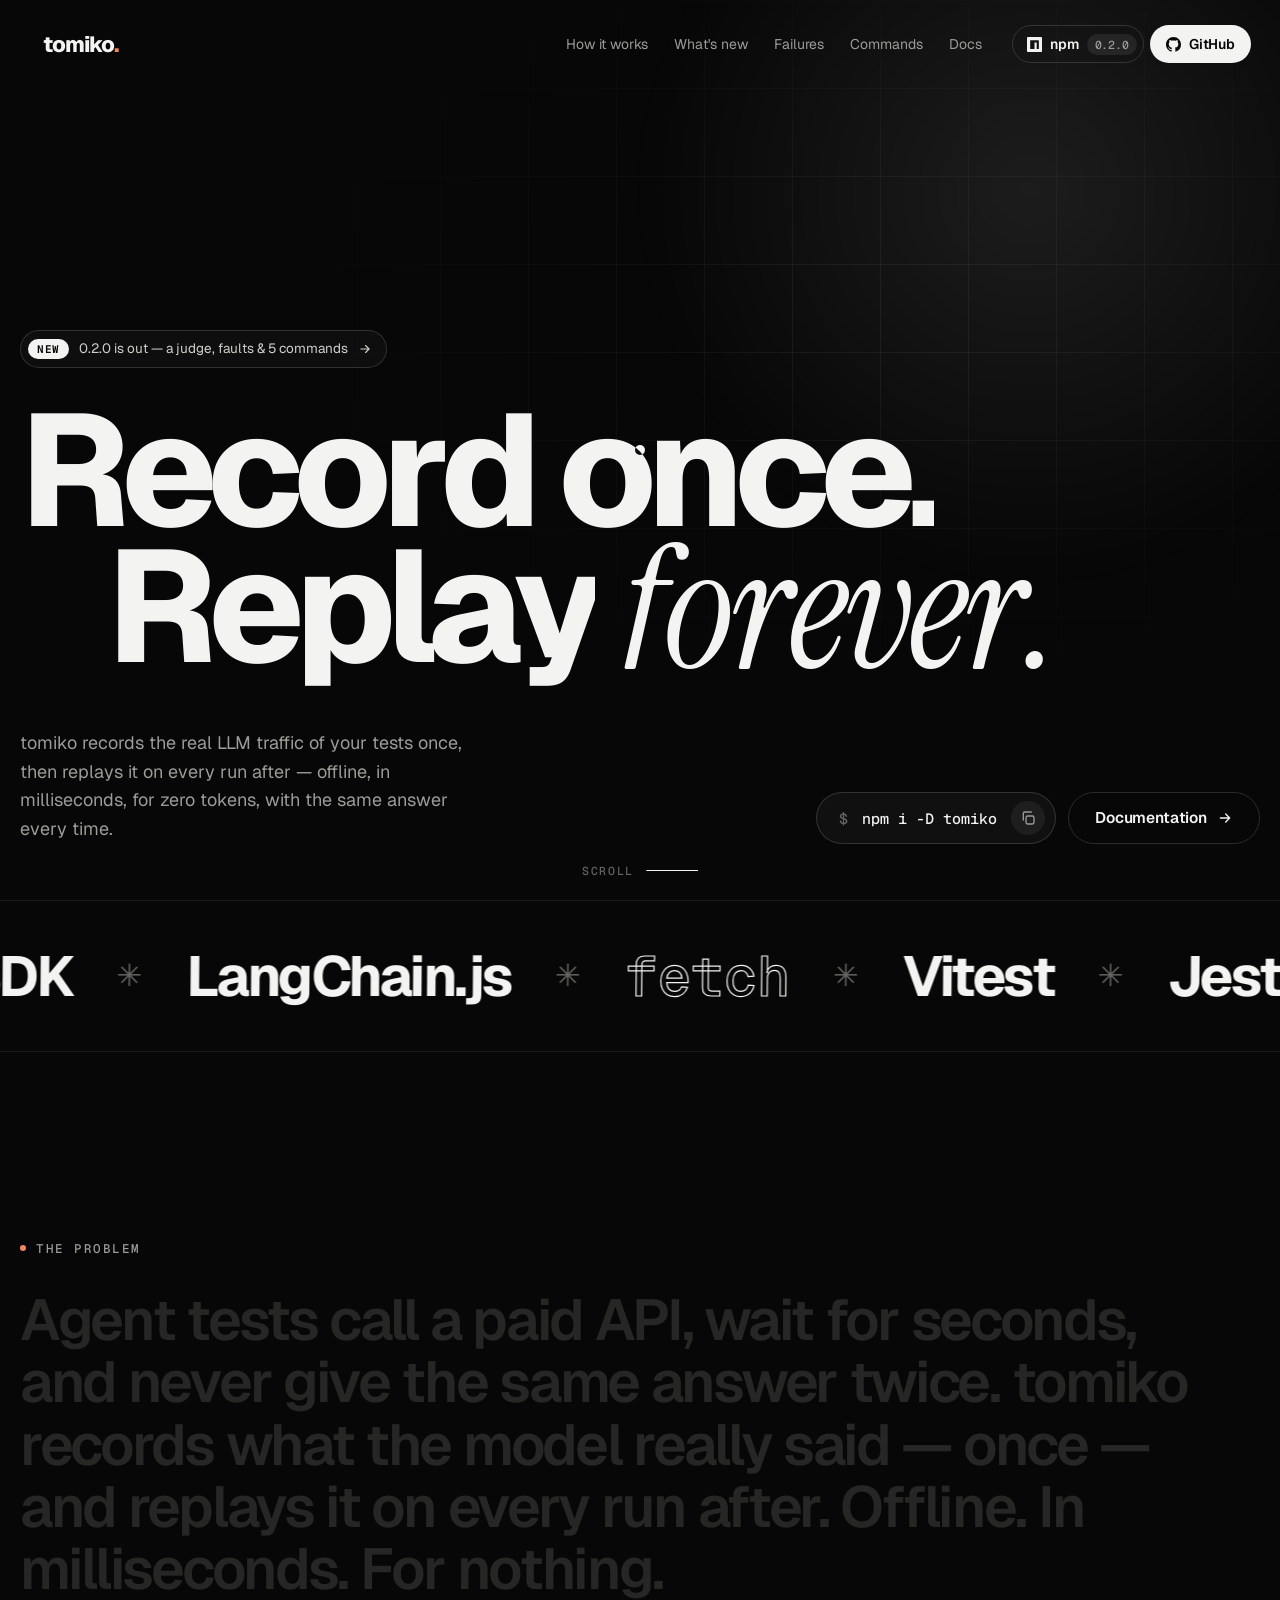
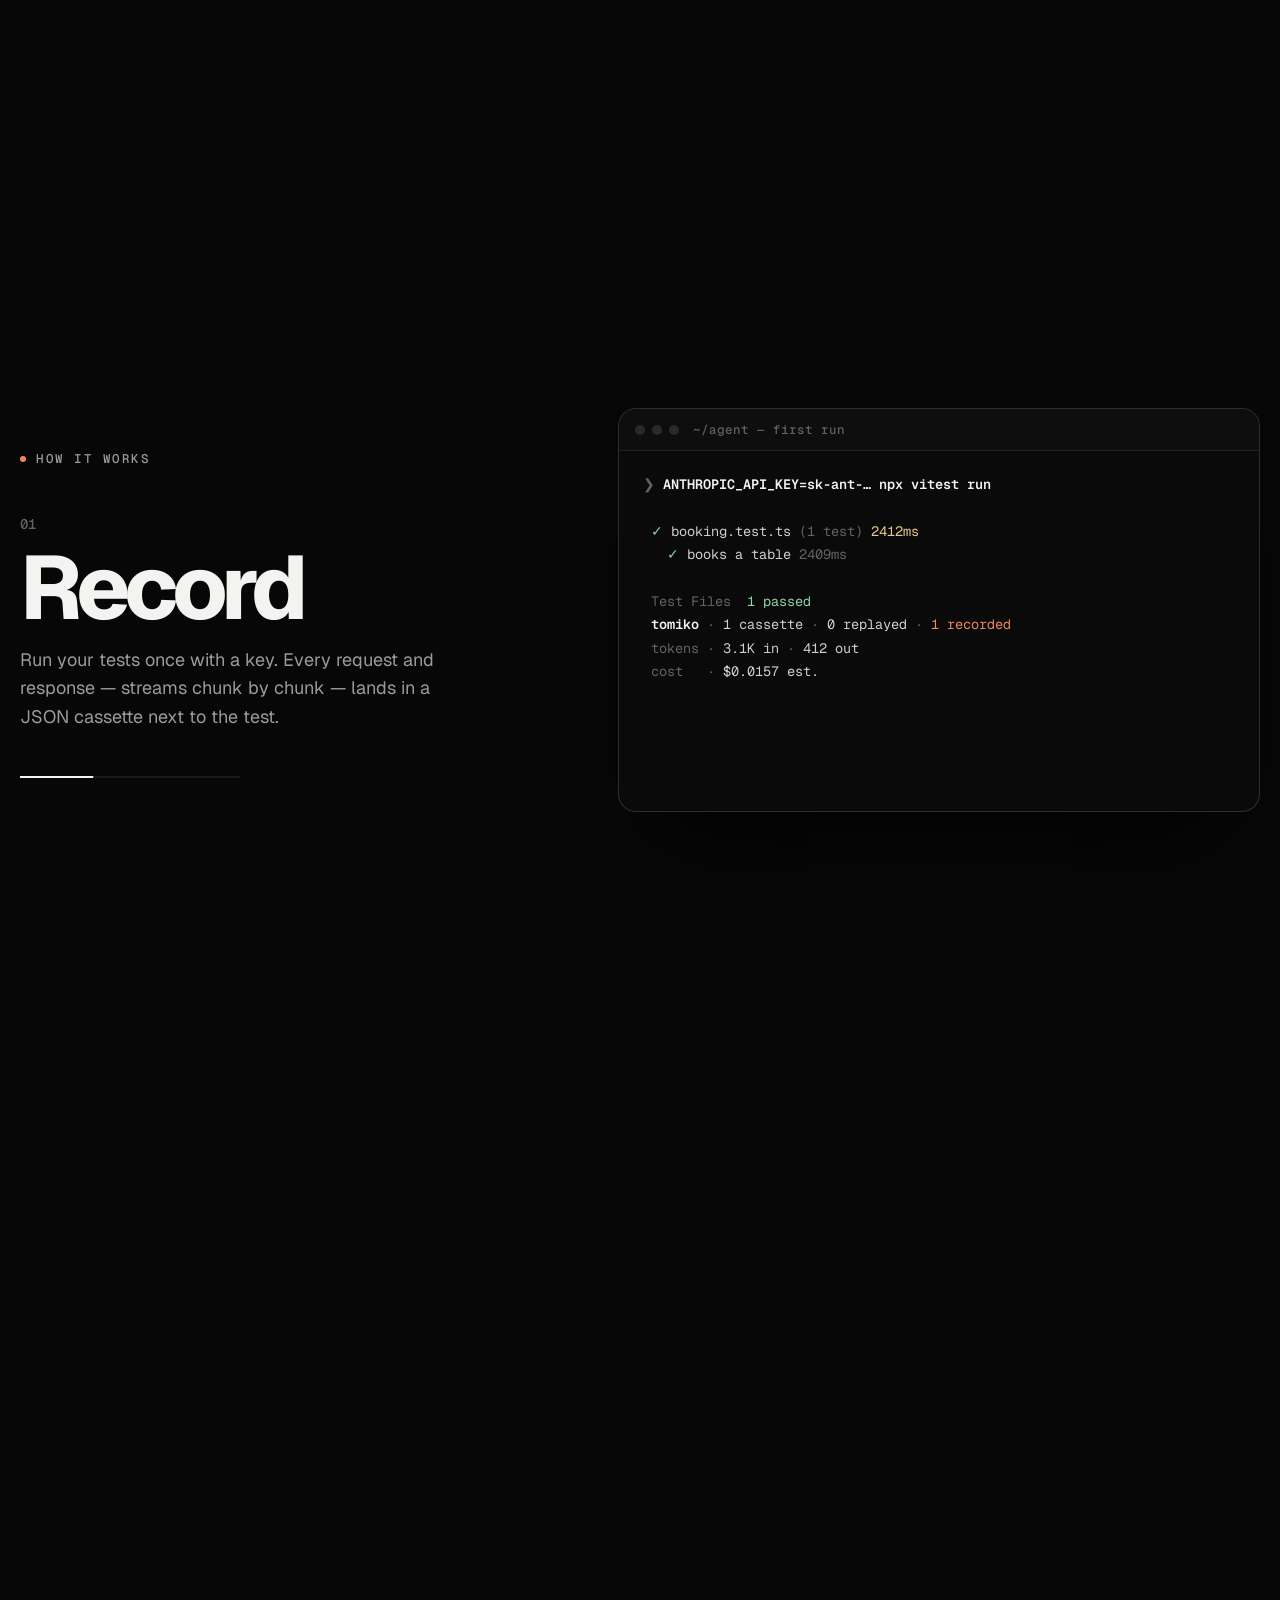
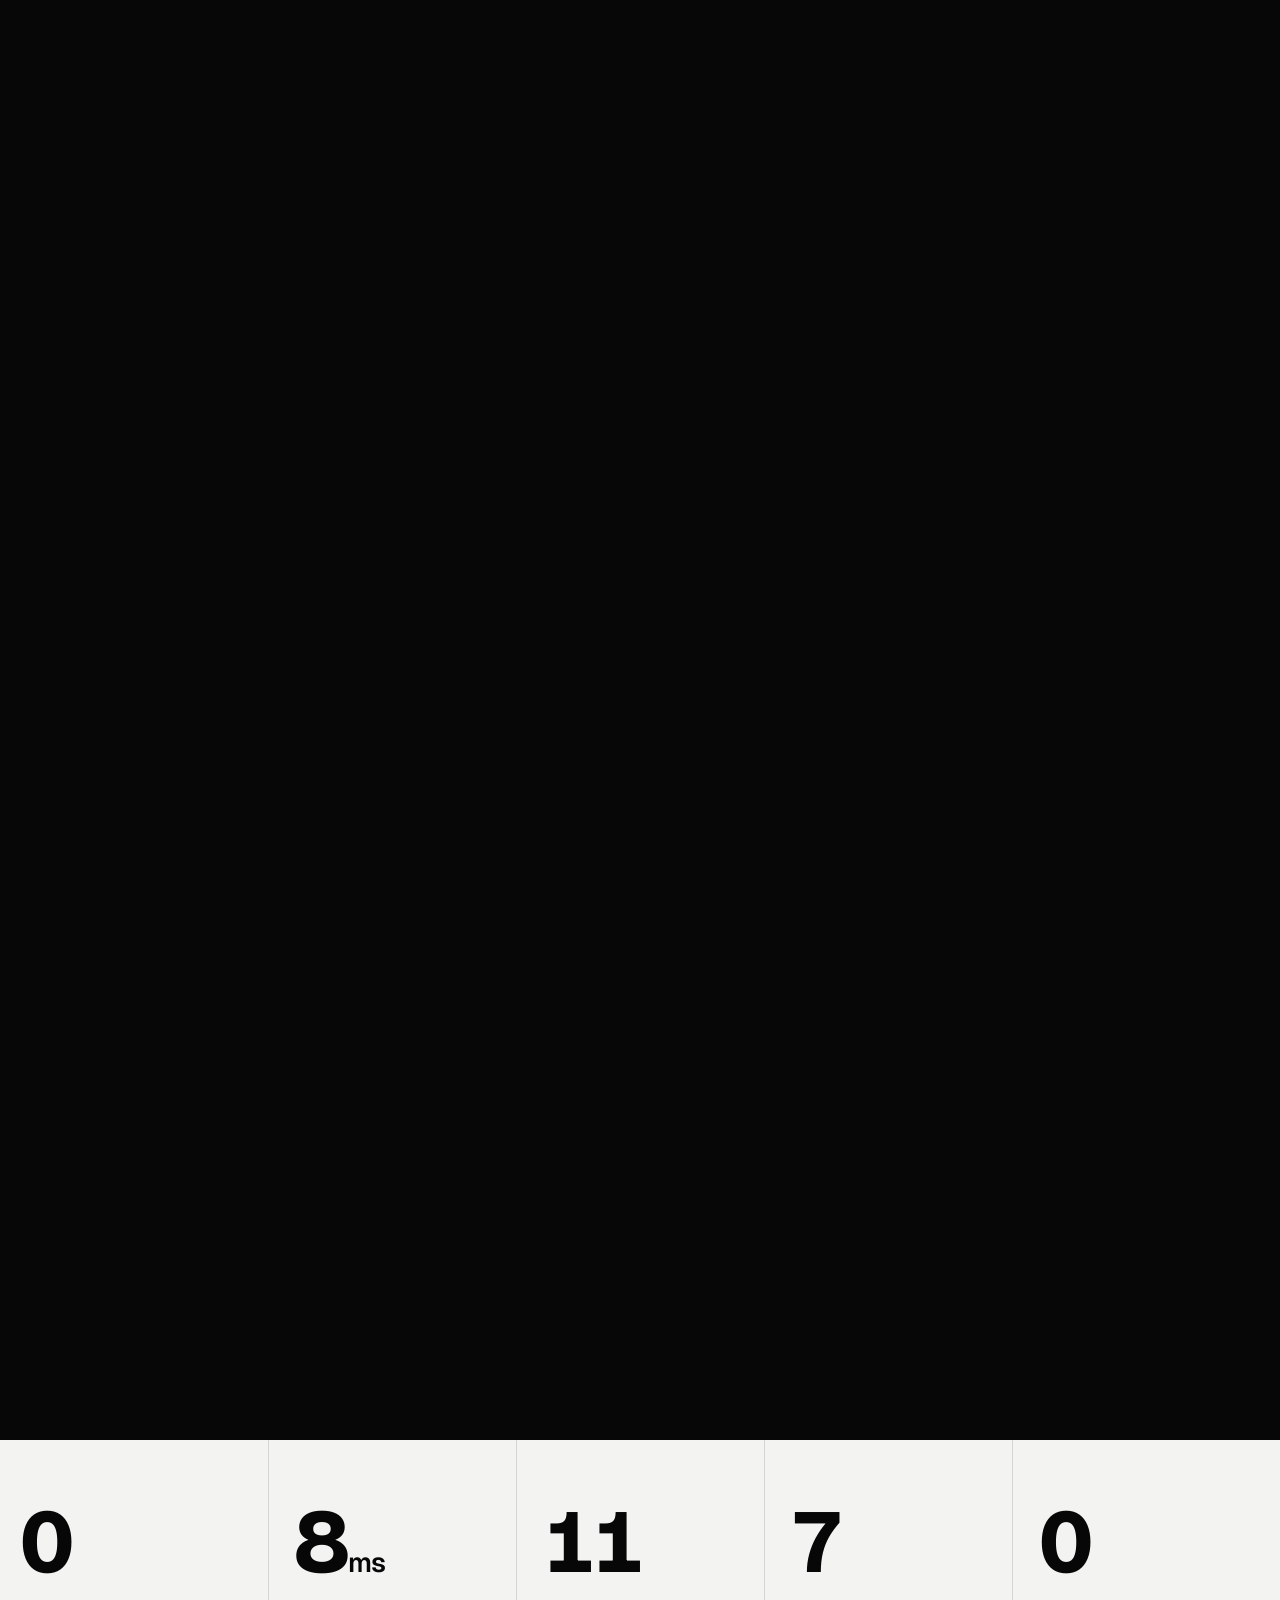
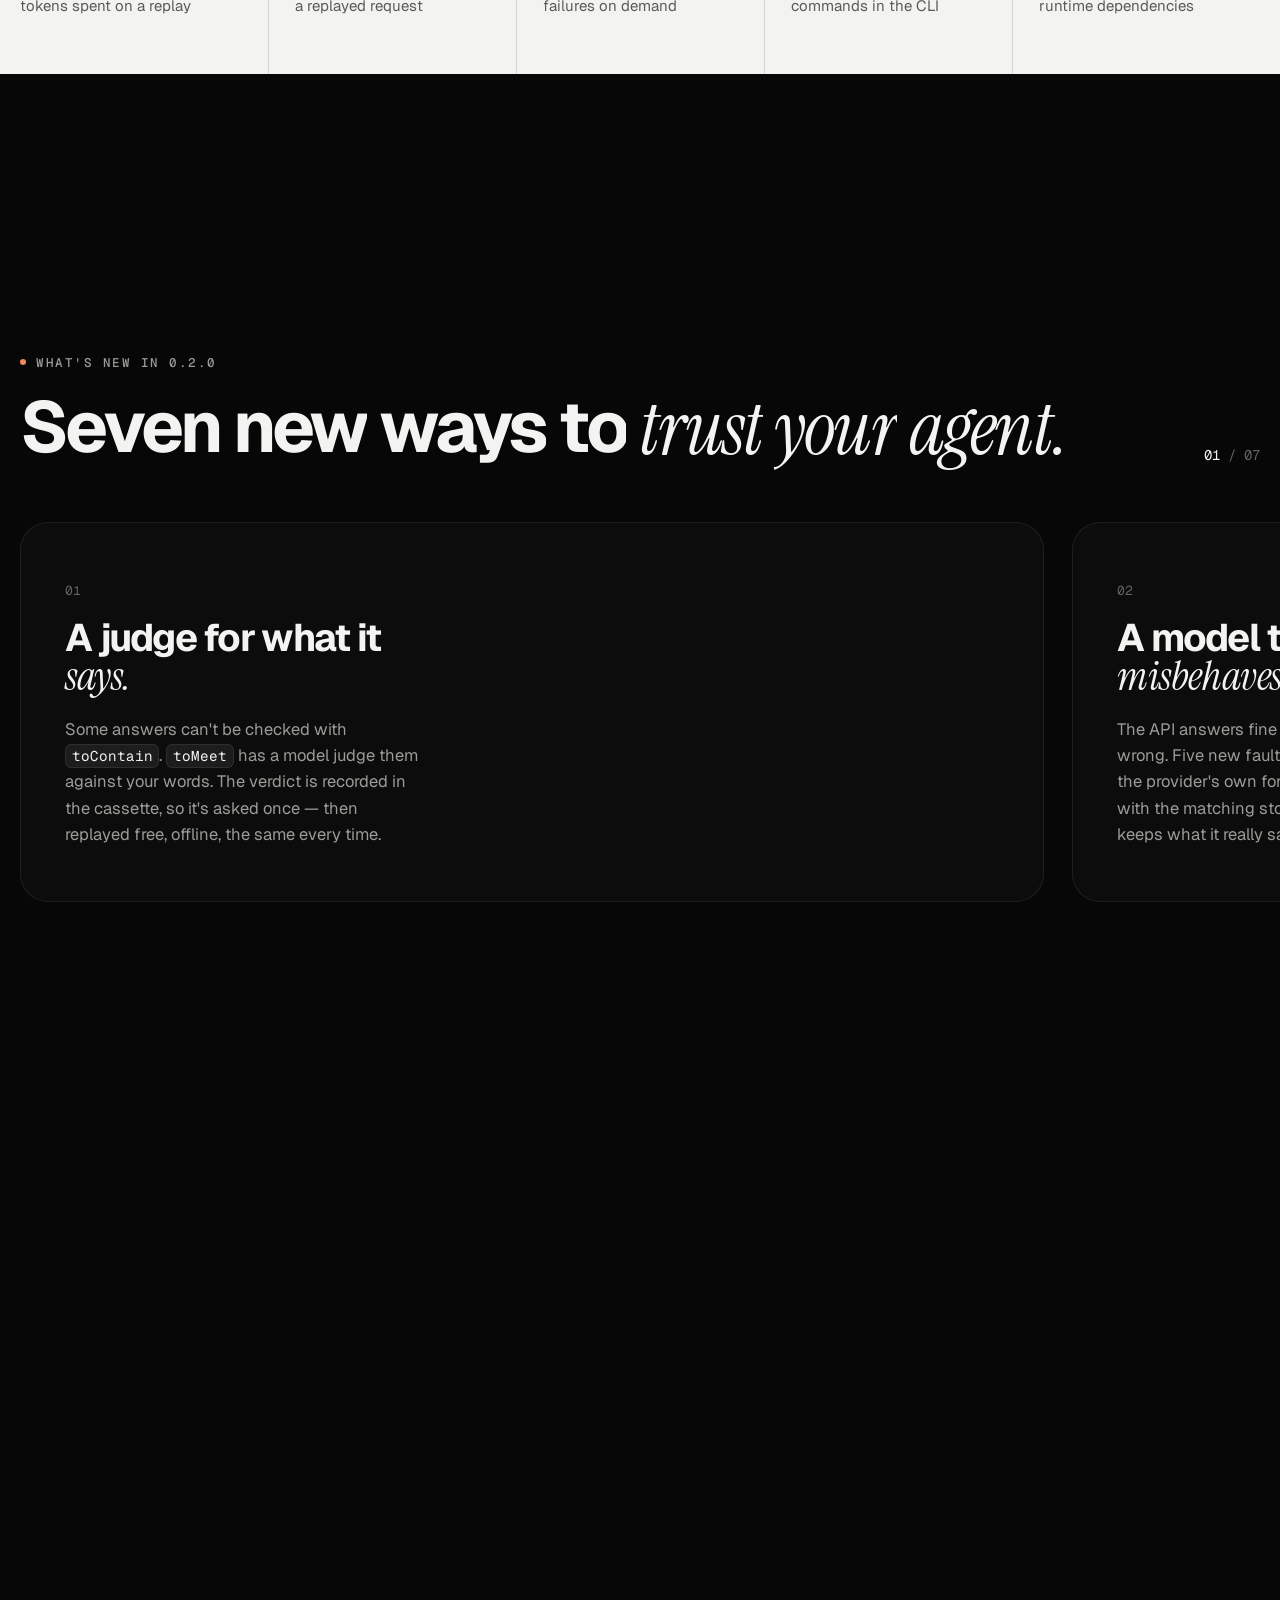
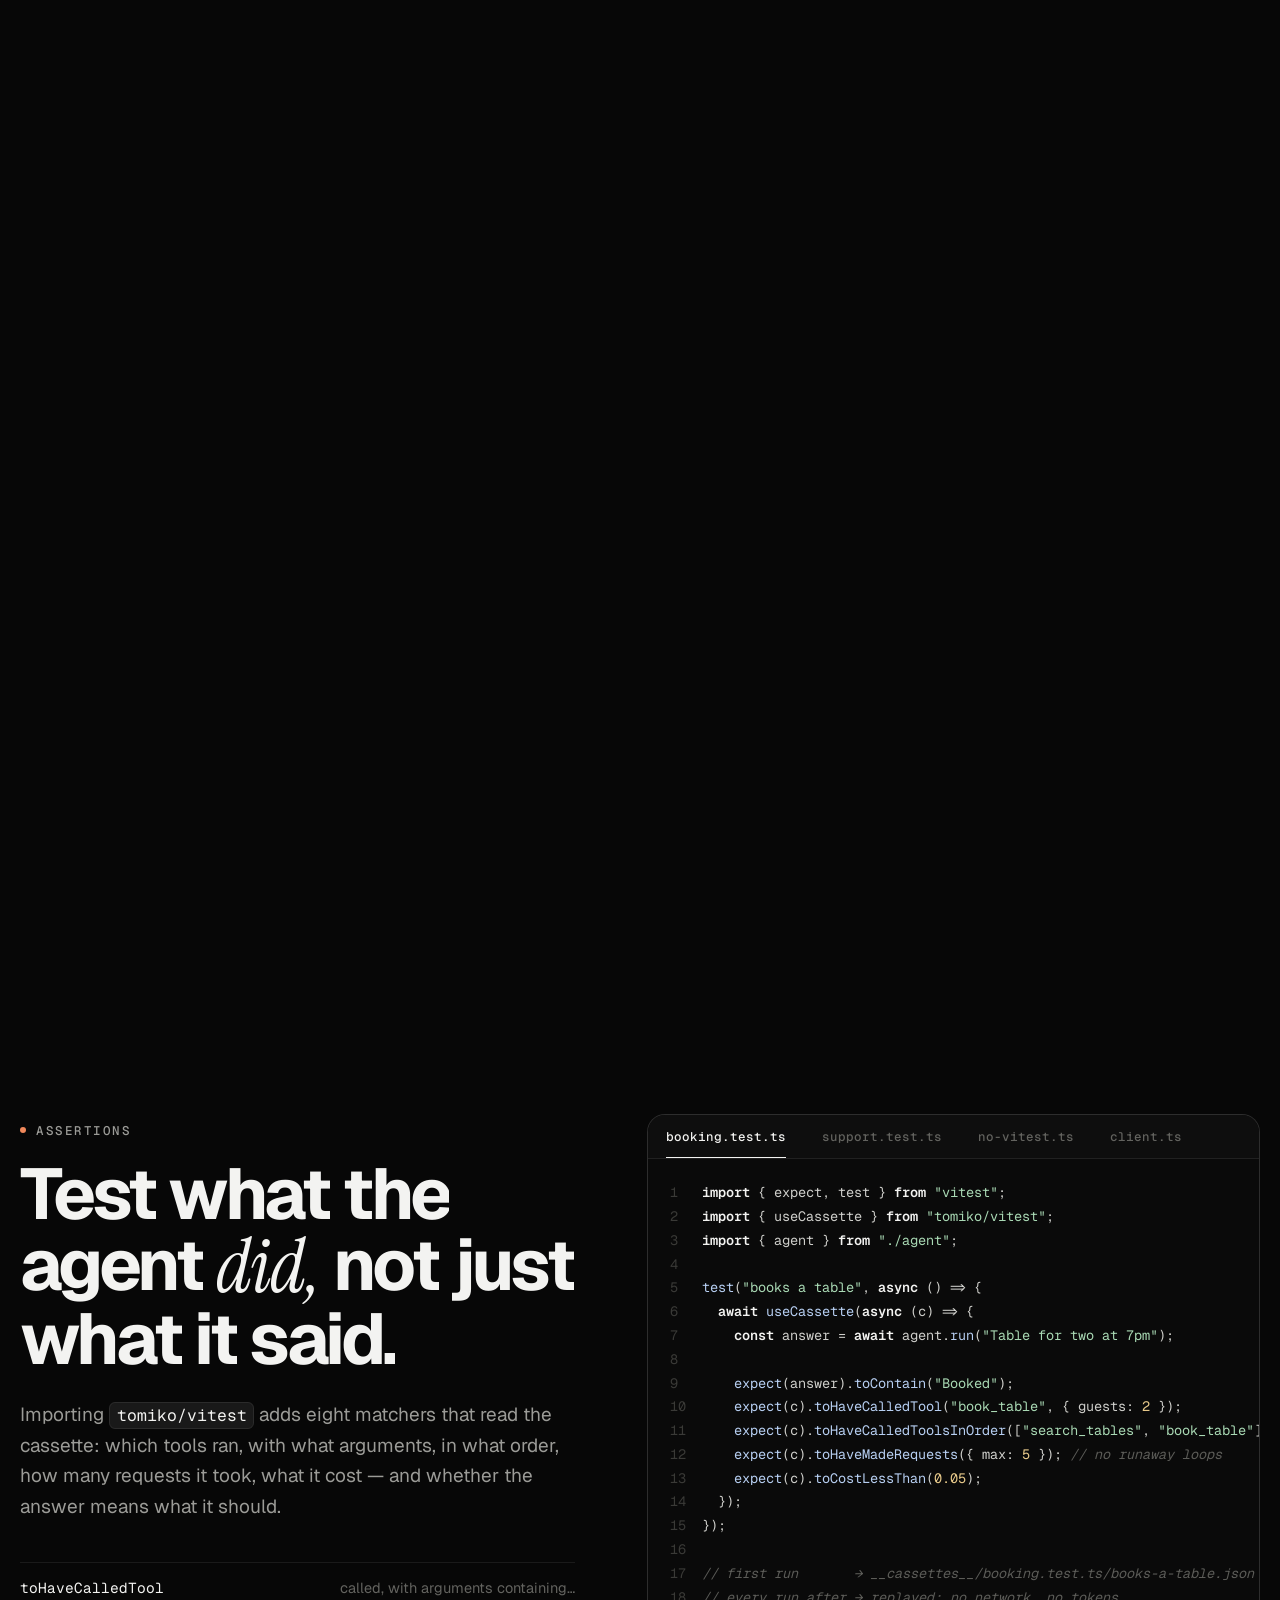
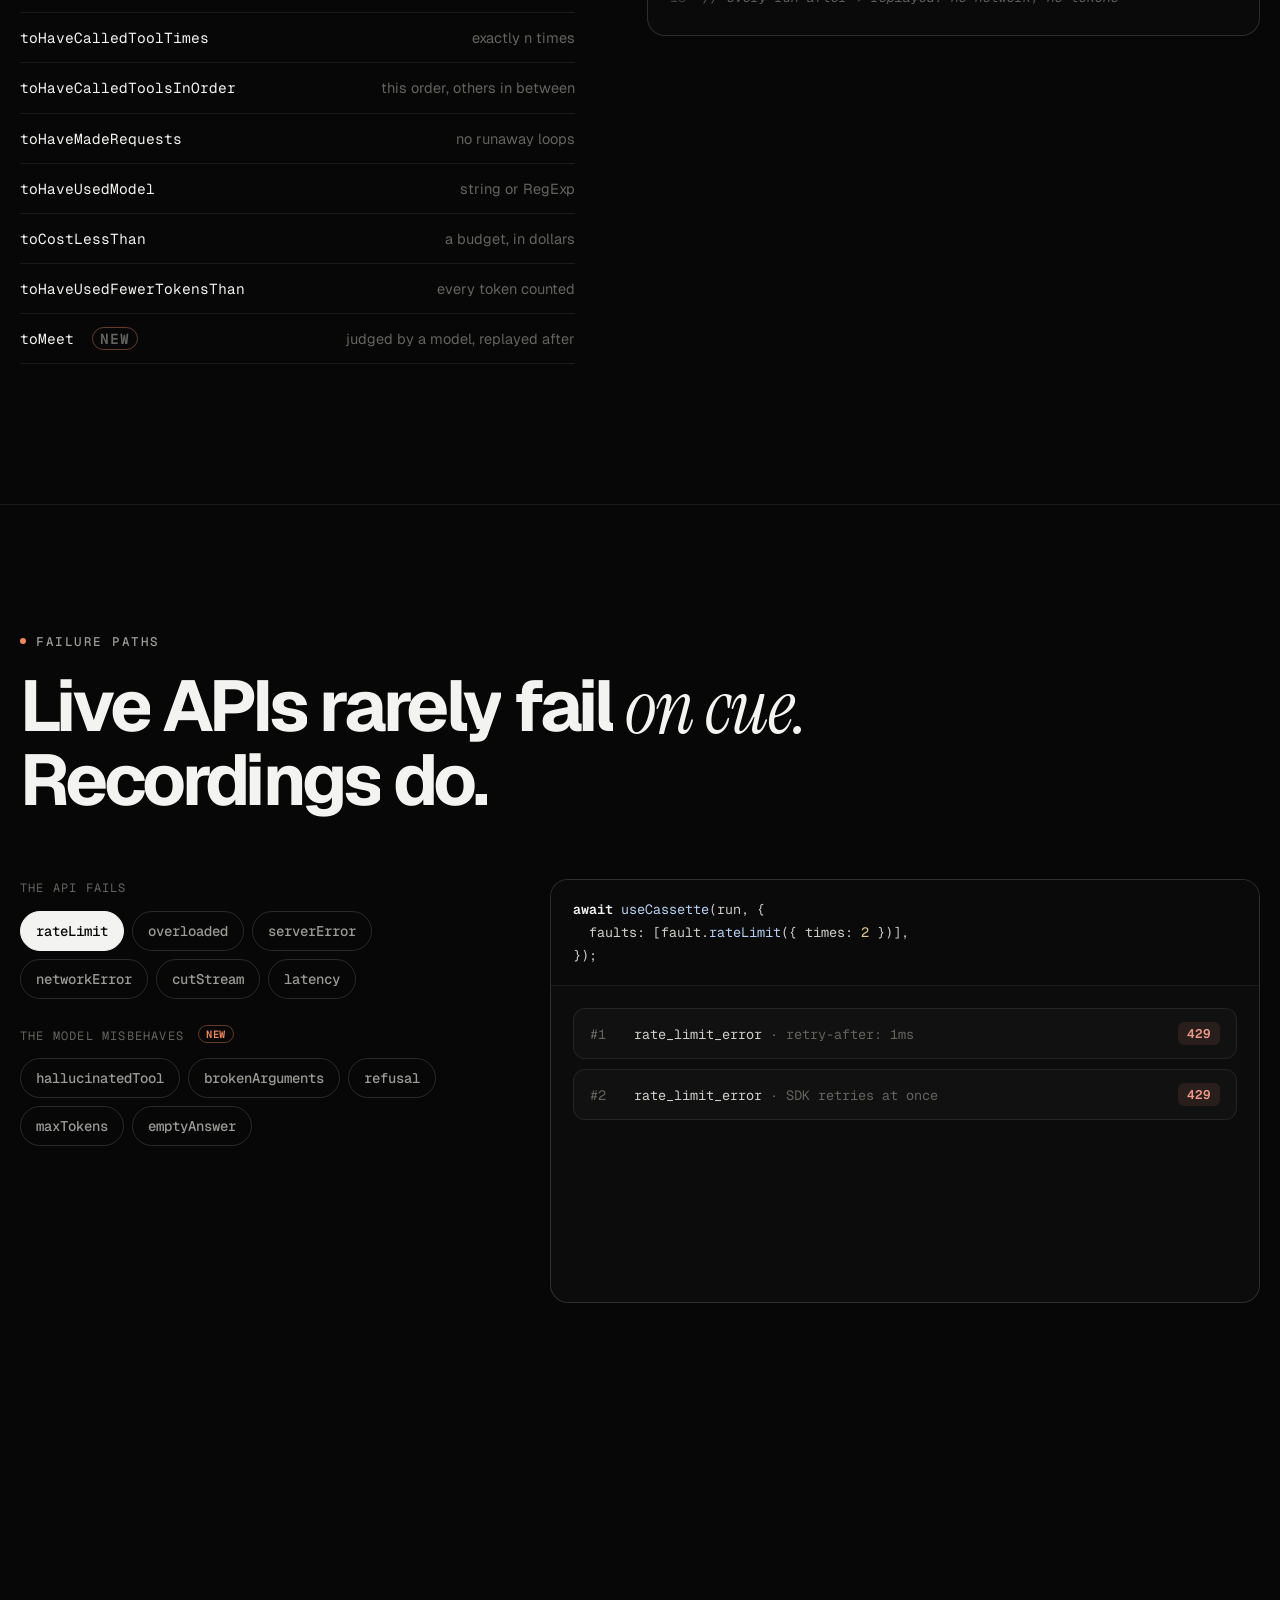
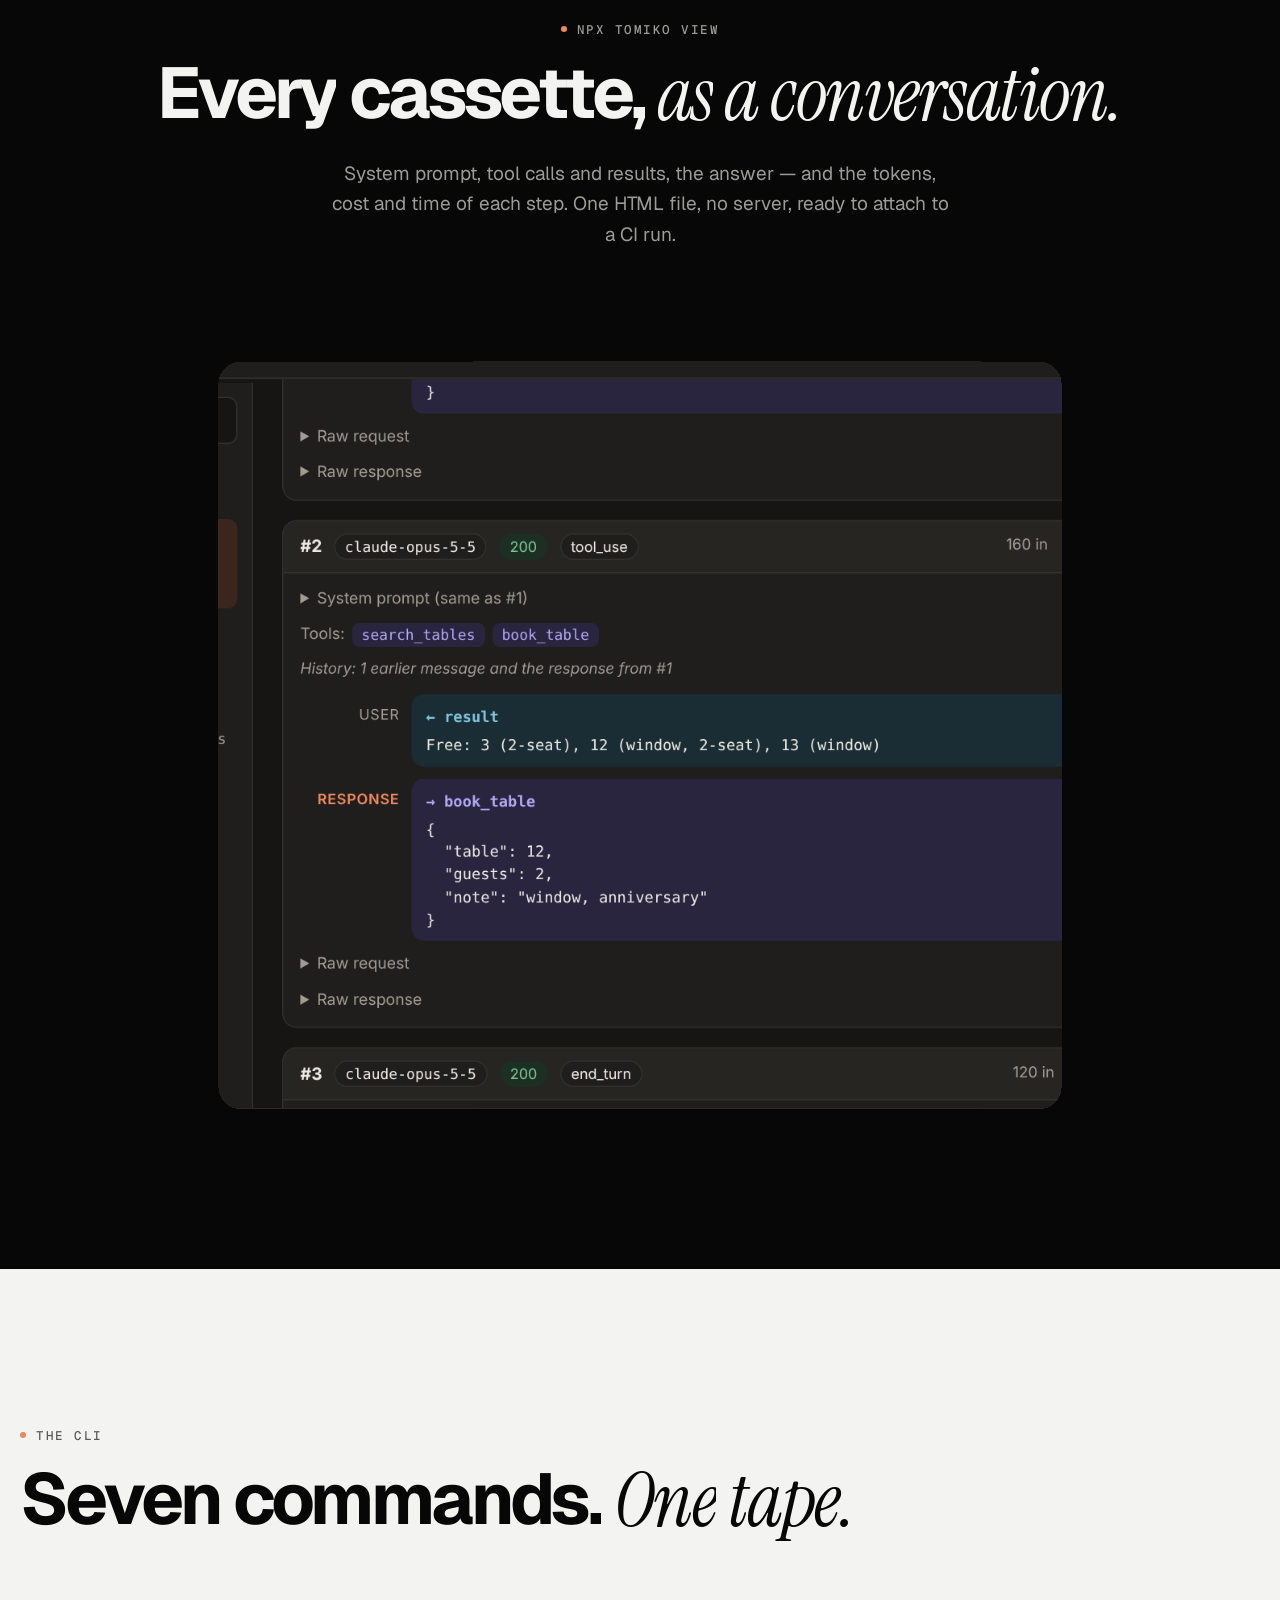
<file: index.html>
<!doctype html>
<html lang="en">
<head>
  <meta charset="utf-8">
  <meta name="viewport" content="width=device-width, initial-scale=1">
  <title>tomiko — record &amp; replay LLM calls in your tests</title>
  <meta name="description" content="The first run records real LLM responses. Every run after replays them. Agent tests that run offline in milliseconds, cost nothing, and give the same answer every time.">
  <meta name="theme-color" content="#070707">
  <meta property="og:type" content="website">
  <meta property="og:title" content="tomiko — record &amp; replay LLM calls in your tests">
  <meta property="og:description" content="Agent tests that run offline in milliseconds, cost nothing, and give the same answer every time.">
  <meta property="og:image" content="assets/img/social-preview.png">
  <meta name="twitter:card" content="summary_large_image">
  <link rel="icon" href="assets/img/favicon.svg" type="image/svg+xml">
  <link rel="preconnect" href="https://fonts.googleapis.com">
  <link rel="preconnect" href="https://fonts.gstatic.com" crossorigin>
  <link href="https://fonts.googleapis.com/css2?family=Geist:wght@300..800&family=Geist+Mono:wght@400..600&family=Instrument+Serif:ital@0;1&display=swap" rel="stylesheet">
  <link rel="stylesheet" href="assets/css/base.css">
  <link rel="stylesheet" href="assets/css/landing.css">
  <script>document.documentElement.classList.add("js")</script>
</head>
<body class="landing">
  <!-- intro -->
  <div class="loader" aria-hidden="true">
    <div class="loader__word"><span>t</span><span>o</span><span>m</span><span>i</span><span>k</span><span>o</span><span class="loader__dot">.</span></div>
    <div class="loader__count"><span data-loader-count>0</span>%</div>
    <div class="loader__bar"><span></span></div>
  </div>

  <div class="progress" aria-hidden="true"><span></span></div>
  <div class="cursor" aria-hidden="true"><span class="cursor__label"></span></div>

  <header class="nav">
    <div class="nav__inner">
      <a class="logo" href="#top" aria-label="tomiko home">tomiko<span>.</span></a>
      <nav class="nav__links" aria-label="Sections">
        <a href="#story">How it works</a>
        <a href="#new">What's new</a>
        <a href="#faults">Failures</a>
        <a href="#commands">Commands</a>
        <a href="docs.html">Docs</a>
      </nav>
      <div class="nav__cta">
        <a class="btn btn--small btn--npm" href="https://www.npmjs.com/package/tomiko" target="_blank" rel="noopener" aria-label="tomiko on npm" data-cursor="npm">
          <svg class="npm-logo" viewBox="0 0 24 24" width="15" height="15" aria-hidden="true"><path fill="currentColor" d="M1.763 0C.786 0 0 .786 0 1.763v20.474C0 23.214.786 24 1.763 24h20.474c.977 0 1.763-.786 1.763-1.763V1.763C24 .786 23.214 0 22.237 0zM5.13 5.323l13.837.019-.009 13.836h-3.464l.01-10.382h-3.456L12.04 19.17H5.113z"/></svg>
          <span class="btn--npm__label">npm</span>
          <span class="btn--npm__ver">0.2.0</span>
        </a>
        <a class="btn btn--small btn--light" href="https://github.com/Tomiko-M/tomiko" target="_blank" rel="noopener" data-cursor="GitHub">
          <svg viewBox="0 0 16 16" width="15" height="15" aria-hidden="true"><path fill="currentColor" d="M8 0C3.58 0 0 3.58 0 8c0 3.54 2.29 6.53 5.47 7.59.4.07.55-.17.55-.38 0-.19-.01-.82-.01-1.49-2.01.37-2.53-.49-2.69-.94-.09-.23-.48-.94-.82-1.13-.28-.15-.68-.52-.01-.53.63-.01 1.08.58 1.23.82.72 1.21 1.87.87 2.33.66.07-.52.28-.87.51-1.07-1.78-.2-3.64-.89-3.64-3.95 0-.87.31-1.59.82-2.15-.08-.2-.36-1.02.08-2.12 0 0 .67-.21 2.2.82.64-.18 1.32-.27 2-.27.68 0 1.36.09 2 .27 1.53-1.04 2.2-.82 2.2-.82.44 1.1.16 1.92.08 2.12.51.56.82 1.27.82 2.15 0 3.07-1.87 3.75-3.65 3.95.29.25.54.73.54 1.48 0 1.07-.01 1.93-.01 2.2 0 .21.15.46.55.38A8.013 8.013 0 0016 8c0-4.42-3.58-8-8-8z"/></svg>
          GitHub
        </a>
      </div>
    </div>
  </header>

  <main id="top">
    <!-- ═════════════ HERO ═════════════ -->
    <section class="hero" data-hero>
      <div class="hero__grid" aria-hidden="true"></div>
      <div class="hero__glow" aria-hidden="true"></div>

      <div class="hero__inner wrap">
        <a class="hero__badge" href="#new" data-hero-in>
          <span class="tag">New</span> 0.2.0 is out — a judge, faults &amp; 5 commands
          <svg viewBox="0 0 24 24" width="14" height="14" aria-hidden="true"><path d="M5 12h14m-6-6 6 6-6 6" fill="none" stroke="currentColor" stroke-width="2" stroke-linecap="round" stroke-linejoin="round"/></svg>
        </a>

        <h1 class="hero__title" aria-label="Record once. Replay forever.">
          <span class="hero__line" data-chars>Record once.</span>
          <span class="hero__line hero__line--2"><span data-chars>Replay</span> <em class="serif" data-chars>forever.</em></span>
        </h1>

        <div class="hero__bottom">
          <p class="hero__lede" data-hero-in>
            tomiko records the real LLM traffic of your tests once, then replays it on every run after —
            offline, in milliseconds, for zero tokens, with the same answer every time.
          </p>
          <div class="hero__actions" data-hero-in>
            <button class="install" type="button" data-copy="npm install --save-dev tomiko" aria-label="Copy install command" data-cursor="Copy">
              <span class="install__prompt">$</span><code>npm i -D tomiko</code>
              <span class="install__icon" aria-hidden="true">
                <svg class="i-copy" viewBox="0 0 24 24" width="16" height="16"><rect x="9" y="9" width="12" height="12" rx="2.5" fill="none" stroke="currentColor" stroke-width="2"/><path d="M5 15V5a2 2 0 0 1 2-2h10" fill="none" stroke="currentColor" stroke-width="2" stroke-linecap="round"/></svg>
                <svg class="i-ok" viewBox="0 0 24 24" width="16" height="16"><path d="M5 12.5l4.5 4.5L19 7.5" fill="none" stroke="currentColor" stroke-width="2.4" stroke-linecap="round" stroke-linejoin="round"/></svg>
              </span>
            </button>
            <a class="btn btn--ghost" href="docs.html" data-cursor="Read">
              Documentation
              <svg viewBox="0 0 24 24" width="16" height="16" aria-hidden="true"><path d="M5 12h14m-6-6 6 6-6 6" fill="none" stroke="currentColor" stroke-width="2" stroke-linecap="round" stroke-linejoin="round"/></svg>
            </a>
          </div>
        </div>
      </div>

      <!-- cassette -->
      <div class="deck" data-deck data-mode="rec" aria-hidden="true">
        <div class="deck__status">
          <span class="deck__led"></span>
          <span class="deck__label" data-rec="REC" data-play="PLAY">REC</span>
          <span class="deck__meta" data-rec="first run · live API · $0.0157" data-play="replay · offline · $0.0000">first run · live API · $0.0157</span>
        </div>
        <svg class="cassette" viewBox="0 0 440 280">
          <defs>
            <linearGradient id="shell" x1="0" y1="0" x2="0" y2="1"><stop offset="0" stop-color="#1c1c1c"/><stop offset="1" stop-color="#0e0e0e"/></linearGradient>
            <linearGradient id="label" x1="0" y1="0" x2="1" y2="1"><stop offset="0" stop-color="#f4f4f2"/><stop offset="1" stop-color="#d9d9d5"/></linearGradient>
            <linearGradient id="sheen" x1="0" y1="0" x2="1" y2="0"><stop offset="0" stop-color="#fff" stop-opacity="0"/><stop offset=".5" stop-color="#fff" stop-opacity=".5"/><stop offset="1" stop-color="#fff" stop-opacity="0"/></linearGradient>
            <radialGradient id="tape" cx=".5" cy=".5" r=".5"><stop offset=".55" stop-color="#2a2a2a"/><stop offset="1" stop-color="#121212"/></radialGradient>
            <clipPath id="labelClip"><rect x="34" y="28" width="372" height="168" rx="12"/></clipPath>
          </defs>
          <rect x="6" y="6" width="428" height="268" rx="22" fill="url(#shell)" stroke="rgba(255,255,255,.18)" stroke-width="1.5"/>
          <circle cx="24" cy="24" r="5" fill="#050505"/><circle cx="416" cy="24" r="5" fill="#050505"/>
          <circle cx="24" cy="256" r="5" fill="#050505"/><circle cx="416" cy="256" r="5" fill="#050505"/>
          <g clip-path="url(#labelClip)">
            <rect x="34" y="28" width="372" height="168" rx="12" fill="url(#label)"/>
            <rect x="34" y="28" width="372" height="24" fill="#0b0b0b"/>
            <text x="52" y="44.5" font-family="Geist Mono, monospace" font-size="11" fill="#f3f3f1" font-weight="600" letter-spacing="1">SIDE A</text>
            <text x="105" y="44.5" font-family="Geist Mono, monospace" font-size="11" fill="#8a8a86" letter-spacing="1">· TOMIKO</text>
            <circle cx="380" cy="40" r="4" fill="#f0885b" class="cassette__rec"/>
            <text x="52" y="80" font-family="Instrument Serif, serif" font-style="italic" font-size="21" fill="#111">booking.test.ts</text>
            <line x1="52" y1="90" x2="388" y2="90" stroke="#bdbdb8" stroke-width="1"/>
            <text x="388" y="80" font-family="Geist Mono, monospace" font-size="10" fill="#6d6d69" text-anchor="end">C-60</text>
            <rect class="sheen" x="-120" y="28" width="90" height="168" fill="url(#sheen)" transform="skewX(-18)"/>
          </g>
          <rect x="110" y="102" width="220" height="72" rx="36" fill="#050505" stroke="rgba(255,255,255,.12)"/>
          <circle class="pack pack--l" cx="156" cy="138" r="32" fill="url(#tape)"/>
          <circle class="pack pack--r" cx="284" cy="138" r="32" fill="url(#tape)"/>
          <g class="reel reel--l">
            <circle cx="156" cy="138" r="19" fill="#f3f3f1"/><circle cx="156" cy="138" r="7.5" fill="#050505"/>
            <g fill="#050505">
              <rect x="153" y="119" width="6" height="8" rx="1.5"/><rect x="153" y="119" width="6" height="8" rx="1.5" transform="rotate(60 156 138)"/><rect x="153" y="119" width="6" height="8" rx="1.5" transform="rotate(120 156 138)"/>
              <rect x="153" y="119" width="6" height="8" rx="1.5" transform="rotate(180 156 138)"/><rect x="153" y="119" width="6" height="8" rx="1.5" transform="rotate(240 156 138)"/><rect x="153" y="119" width="6" height="8" rx="1.5" transform="rotate(300 156 138)"/>
            </g>
          </g>
          <g class="reel reel--r">
            <circle cx="284" cy="138" r="19" fill="#f3f3f1"/><circle cx="284" cy="138" r="7.5" fill="#050505"/>
            <g fill="#050505">
              <rect x="281" y="119" width="6" height="8" rx="1.5"/><rect x="281" y="119" width="6" height="8" rx="1.5" transform="rotate(60 284 138)"/><rect x="281" y="119" width="6" height="8" rx="1.5" transform="rotate(120 284 138)"/>
              <rect x="281" y="119" width="6" height="8" rx="1.5" transform="rotate(180 284 138)"/><rect x="281" y="119" width="6" height="8" rx="1.5" transform="rotate(240 284 138)"/><rect x="281" y="119" width="6" height="8" rx="1.5" transform="rotate(300 284 138)"/>
            </g>
          </g>
          <rect x="196" y="127" width="48" height="22" rx="4" fill="#0a0a0a" stroke="rgba(255,255,255,.14)"/>
          <text class="counter" x="220" y="142.5" font-family="Geist Mono, monospace" font-size="12" fill="#f3f3f1" text-anchor="middle">000</text>
          <path d="M92 274 L112 216 L328 216 L348 274 Z" fill="#141414" stroke="rgba(255,255,255,.14)" stroke-width="1.5"/>
          <circle cx="150" cy="246" r="7" fill="#050505"/><circle cx="290" cy="246" r="7" fill="#050505"/>
          <rect x="196" y="236" width="48" height="16" rx="3" fill="#050505"/>
        </svg>
      </div>

      <div class="hero__scroll" aria-hidden="true"><span>Scroll</span><i></i></div>
    </section>

    <!-- ═════════════ MARQUEE ═════════════ -->
    <section class="ticker" aria-label="Works with">
      <div class="ticker__track" data-ticker>
        <div class="ticker__group">
          <span>Anthropic</span><i>✳</i><span>OpenAI</span><i>✳</i><span>Gemini</span><i>✳</i><span>Vercel AI SDK</span><i>✳</i><span>LangChain.js</span><i>✳</i><span class="ticker__outline">fetch</span><i>✳</i><span>Vitest</span><i>✳</i><span>Jest</span><i>✳</i>
        </div>
        <div class="ticker__group" aria-hidden="true">
          <span>Anthropic</span><i>✳</i><span>OpenAI</span><i>✳</i><span>Gemini</span><i>✳</i><span>Vercel AI SDK</span><i>✳</i><span>LangChain.js</span><i>✳</i><span class="ticker__outline">fetch</span><i>✳</i><span>Vitest</span><i>✳</i><span>Jest</span><i>✳</i>
        </div>
      </div>
    </section>

    <!-- ═════════════ MANIFESTO ═════════════ -->
    <section class="manifesto">
      <div class="wrap">
        <span class="eyebrow">The problem</span>
        <p class="manifesto__text" data-scrub-words>
          Agent tests call a paid API, wait for seconds, and never give the same answer twice.
          tomiko records what the model really said — once — and replays it on every run after.
          Offline. In milliseconds. For nothing.
        </p>
      </div>
    </section>

    <!-- ═════════════ STORY (pinned) ═════════════ -->
    <section class="story" id="story" data-story>
      <div class="story__pin">
        <div class="wrap story__grid">
          <div class="story__left">
            <span class="eyebrow">How it works</span>
            <div class="story__steps">
              <article class="step is-active" data-step="0">
                <span class="step__n">01</span>
                <h3>Record</h3>
                <p>Run your tests once with a key. Every request and response — streams chunk by chunk — lands in a JSON cassette next to the test.</p>
              </article>
              <article class="step" data-step="1">
                <span class="step__n">02</span>
                <h3>Commit</h3>
                <p>The cassette is plain, readable JSON. API keys and request headers never touch it. A changed prompt shows up in code review.</p>
              </article>
              <article class="step" data-step="2">
                <span class="step__n">03</span>
                <h3>Replay</h3>
                <p>Every run after answers from the file: no network, no tokens, the same answer every time. On CI it never touches the API at all.</p>
              </article>
            </div>
            <div class="story__progress" aria-hidden="true"><span></span></div>
          </div>

          <div class="story__right">
            <div class="term term--story">
              <div class="term__bar"><span class="dots"><i></i><i></i><i></i></span><span class="term__title" data-story-title>~/agent — zsh</span></div>
              <div class="term__screens">
                <pre class="term__screen is-active" data-screen="0"><span class="t-dim">❯</span> <b>ANTHROPIC_API_KEY=sk-ant-… npx vitest run</b>

 <span class="t-ok">✓</span> booking.test.ts <span class="t-dim">(1 test)</span> <span class="t-warn">2412ms</span>
   <span class="t-ok">✓</span> books a table <span class="t-dim">2409ms</span>

 <span class="t-dim">Test Files</span>  <span class="t-ok">1 passed</span>
 <b>tomiko</b> <span class="t-dim">·</span> 1 cassette <span class="t-dim">·</span> 0 replayed <span class="t-dim">·</span> <span class="t-rec">1 recorded</span>
 <span class="t-dim">tokens</span> <span class="t-dim">·</span> 3.1K in <span class="t-dim">·</span> 412 out
 <span class="t-dim">cost  </span> <span class="t-dim">·</span> $0.0157 est.</pre>
                <pre class="term__screen" data-screen="1"><span class="t-dim">❯</span> <b>git add __cassettes__ &amp;&amp; git diff --cached --stat</b>
 __cassettes__/booking.test.ts/books-a-table.json | 214 <span class="t-ok">+++</span>

<span class="t-dim">{</span>
  <span class="t-tool">"version"</span>: 1,
  <span class="t-tool">"interactions"</span>: [{
    <span class="t-tool">"request"</span>:  { <span class="t-tool">"method"</span>: <span class="t-ok">"POST"</span>, <span class="t-tool">"url"</span>: <span class="t-ok">"…/v1/messages"</span> },
    <span class="t-tool">"response"</span>: { <span class="t-tool">"status"</span>: 200, <span class="t-tool">"body"</span>: { <span class="t-tool">"type"</span>: <span class="t-ok">"sse"</span> } },
    <span class="t-tool">"meta"</span>: { <span class="t-tool">"model"</span>: <span class="t-ok">"claude-opus-5-5"</span>, <span class="t-tool">"durationMs"</span>: 1830 }
  }]
<span class="t-dim">}</span>
<span class="t-dim"># no x-api-key, no authorization — never stored</span></pre>
                <pre class="term__screen" data-screen="2"><span class="t-dim">❯</span> <b>CI=1 npx vitest run</b>

 <span class="t-ok">✓</span> booking.test.ts <span class="t-dim">(1 test)</span> <span class="t-ok">8ms</span>
   <span class="t-ok">✓</span> books a table <span class="t-dim">6ms</span>

 <span class="t-dim">Test Files</span>  <span class="t-ok">1 passed</span>
 <b>tomiko</b> <span class="t-dim">·</span> 1 cassette <span class="t-dim">·</span> <span class="t-ok">1 replayed</span> <span class="t-dim">·</span> 0 recorded
 <span class="t-dim">network</span> <span class="t-dim">·</span> off
 <span class="t-dim">cost  </span> <span class="t-dim">·</span> $0.0157 est. <span class="t-dim">·</span> <span class="t-ok">$0.0157 saved by replay</span></pre>
              </div>
            </div>
          </div>
        </div>
      </div>
    </section>

    <!-- ═════════════ STATS (inverted) ═════════════ -->
    <section class="stats">
      <div class="wrap stats__grid">
        <div class="stat"><b><span data-count="0">0</span></b><span>tokens spent on a replay</span></div>
        <div class="stat"><b><span data-count="8">0</span><small>ms</small></b><span>a replayed request</span></div>
        <div class="stat"><b><span data-count="11">0</span></b><span>failures on demand</span></div>
        <div class="stat"><b><span data-count="7">0</span></b><span>commands in the CLI</span></div>
        <div class="stat"><b><span data-count="0">0</span></b><span>runtime dependencies</span></div>
      </div>
    </section>

    <!-- ═════════════ WHAT'S NEW (horizontal) ═════════════ -->
    <section class="new" id="new" data-hscroll>
      <div class="new__pin">
        <div class="new__head wrap">
          <div>
            <span class="eyebrow">What's new in 0.2.0</span>
            <h2 class="h2" data-words>Seven new ways to <em class="serif">trust your agent.</em></h2>
          </div>
          <div class="new__counter mono" aria-hidden="true"><span data-hcount>01</span> / 07</div>
        </div>
        <div class="new__track" data-htrack>

          <article class="panel">
            <div class="panel__copy">
              <span class="panel__n mono">01</span>
              <h3>A judge for what it <em class="serif">says.</em></h3>
              <p>Some answers can't be checked with <code>toContain</code>. <code>toMeet</code> has a model judge them against your words. The verdict is recorded in the cassette, so it's asked once — then replayed free, offline, the same every time.</p>
            </div>
            <div class="panel__viz term">
              <div class="term__bar"><span class="dots"><i></i><i></i><i></i></span><span class="term__title">support.test.ts</span></div>
<pre><span class="tk-k">await</span> <span class="tk-f">expect</span>(answer).<span class="tk-f">toMeet</span>(<span class="tk-s">"offers a full refund"</span>);

<span class="t-bad">✗</span> expected the output to meet:
  <span class="t-ok">"offers a full refund of the order"</span>
<span class="t-dim">Judge (claude-haiku-5-5):</span> It refunds only the
  delivery fee, not the order.
<span class="t-dim">Output:</span> "We're sorry your order arrived late.
  We've refunded the delivery fee to your card."</pre>
            </div>
          </article>

          <article class="panel">
            <div class="panel__copy">
              <span class="panel__n mono">02</span>
              <h3>A model that <em class="serif">misbehaves.</em></h3>
              <p>The API answers fine — and the model gets it wrong. Five new faults rewrite the answer in the provider's own format, streamed or not, with the matching stop reason. The cassette keeps what it really said.</p>
            </div>
            <div class="panel__viz term">
              <div class="term__bar"><span class="dots"><i></i><i></i><i></i></span><span class="term__title">faults.ts</span></div>
<pre><span class="tk-f">fault</span>.<span class="tk-f">hallucinatedTool</span>()          <span class="tk-c">// get_weather_v2</span>
<span class="tk-f">fault</span>.<span class="tk-f">brokenArguments</span>({ on: <span class="tk-n">2</span> })  <span class="tk-c">// {"city":"Li</span>
<span class="tk-f">fault</span>.<span class="tk-f">refusal</span>()                   <span class="tk-c">// I'm sorry…</span>
<span class="tk-f">fault</span>.<span class="tk-f">maxTokens</span>()                 <span class="tk-c">// cut halfway</span>
<span class="tk-f">fault</span>.<span class="tk-f">emptyAnswer</span>()               <span class="tk-c">// nothing at all</span>

<span class="t-dim">stop reason</span>  max_tokens · length · incomplete · MAX_TOKENS</pre>
            </div>
          </article>

          <article class="panel">
            <div class="panel__copy">
              <span class="panel__n mono">03</span>
              <h3>See what the model does <em class="serif">differently.</em></h3>
              <p><code>tomiko record</code> prices a re-recording before spending a cent, runs it, then <code>tomiko diff</code> shows the change by behavior — new tool calls, cut-off answers, changed words, a new cost — not by bytes.</p>
            </div>
            <div class="panel__viz term">
              <div class="term__bar"><span class="dots"><i></i><i></i><i></i></span><span class="term__title">npx tomiko diff</span></div>
<pre><b>tomiko diff</b>  <span class="t-dim">HEAD 20d18c0 → working tree</span>

<span class="t-warn">~</span> <b>agent.test.ts/plans-a-trip.json</b> <span class="t-rec">● behavior changed</span>
  <b>#1</b> calls   get_weather → <span class="t-ok">search_flights</span>, get_weather
  <b>#2</b> stop    <span class="t-bad">end_turn</span> → <span class="t-ok">max_tokens</span>  <span class="t-warn">cut off</span>
     answer  <span class="t-dim">▰▰▰▰▰▰▱▱▱▱</span> 58% the same words
     tokens  1.3K → 1.5K  <span class="t-warn">+18%</span>

<span class="t-dim">cost</span>   $0.0004 → $0.0006  <span class="t-warn">+67%</span></pre>
            </div>
          </article>

          <article class="panel">
            <div class="panel__copy">
              <span class="panel__n mono">04</span>
              <h3>The cheapest model that <em class="serif">passes.</em></h3>
              <p><code>tomiko matrix</code> runs your suite on other models, live, side by side with what you use now: tests passed, cost of a run, time, and where behavior changed. Your cassettes are left alone.</p>
            </div>
            <div class="panel__viz term">
              <div class="term__bar"><span class="dots"><i></i><i></i><i></i></span><span class="term__title">npx tomiko matrix --models gpt-5.4-mini,…</span></div>
<pre><span class="t-dim">model            tests  cost a run        time</span>
<b>gpt-5.4</b> <span class="t-dim">now</span>      <span class="t-ok">6/6 ✓</span>  $0.04             9.1s
<b>gpt-5.4-mini</b>     <span class="t-ok">6/6 ✓</span>  $0.01     <span class="t-ok">÷3.3</span>    4.9s
<b>gpt-4.1-mini</b>     <span class="t-warn">5/6</span>    $0.0051   <span class="t-ok">÷6.9</span>    4.3s
<b>gpt-5-nano</b>       <span class="t-bad">2/6</span>    $0.00064  <span class="t-ok">÷55.2</span>   2.5s

<span class="accent">◆</span> <b>gpt-5.4-mini</b> passes every test at 3.3× less.</pre>
            </div>
          </article>

          <article class="panel">
            <div class="panel__copy">
              <span class="panel__n mono">05</span>
              <h3>Find the money left <em class="serif">on the table.</em></h3>
              <p><code>tomiko doctor</code> reads your recordings offline for prompts that never hit the cache, tools never called, huge tool results, duplicate requests and oversized <code>max_tokens</code> — and puts a price on each.</p>
            </div>
            <div class="panel__viz term">
              <div class="term__bar"><span class="dots"><i></i><i></i><i></i></span><span class="term__title">npx tomiko doctor</span></div>
<pre><span class="t-bad">▲</span> <b>System prompt changes, never cached</b>  <span class="t-dim">≈</span> <b>$0.36</b>
  "…Current time: 2026-10-13T12:00:<span class="t-bad">10Z</span><span class="t-ok">17Z</span>…"
<span class="t-bad">▲</span> <b>read_file returns ≈ 11.0K tokens ×5</b>  <span class="t-dim">≈</span> <b>$0.11</b>
<span class="t-warn">●</span> <b>The same request is sent twice</b>      <span class="t-dim">≈</span> $0.0082
<span class="t-warn">●</span> <b>5 tools offered and never called</b>    <span class="t-dim">≈</span> $0.0076
<span class="t-dim">○</span> <b>max_tokens 32,000, answers use 640</b>

<span class="accent">◆</span> Fixing all of it saves <b>≈ $0.38 of $0.58</b> a run (66%).</pre>
            </div>
          </article>

          <article class="panel">
            <div class="panel__copy">
              <span class="panel__n mono">06</span>
              <h3>Keys stay out of <em class="serif">git.</em></h3>
              <p>Every recording is checked before it's saved: 20 key formats, the values of your own <code>*_API_KEY</code> variables, fields like <code>password</code>. Found one? Nothing is written and the test fails — showing where, never the secret.</p>
            </div>
            <div class="panel__viz term">
              <div class="term__bar"><span class="dots"><i></i><i></i><i></i></span><span class="term__title">vitest</span></div>
<pre><span class="t-bad">SecretsFoundError:</span> Cassette "agent.test.ts/reads
the config" was not saved: it contains 1 secret.

  <span class="t-bad">●</span> <b>Anthropic API key</b>  <span class="t-dim">sk-ant-api03-…f9Qa</span>  <span class="t-warn">your $ANTHROPIC_API_KEY</span>
    <span class="t-dim">#2 request body › messages[3].content[0].content</span>

  · secrets: "redact"   <span class="t-dim">placeholders; replays still match</span>
<span class="t-dim">❯</span> <b>npx tomiko scan --fix</b></pre>
            </div>
          </article>

          <article class="panel">
            <div class="panel__copy">
              <span class="panel__n mono">07</span>
              <h3>Gemini, prices, and a <em class="serif">clean house.</em></h3>
              <p>Gemini works end to end, with built-in prices for current Anthropic, OpenAI and Gemini models. <code>tomiko prune</code> replays your suite and removes the cassettes and requests no test uses anymore.</p>
            </div>
            <div class="panel__viz term">
              <div class="term__bar"><span class="dots"><i></i><i></i><i></i></span><span class="term__title">npx tomiko prune</span></div>
<pre>  <span class="t-ok">✔</span> Replayed your tests: they use 12 of 14 cassettes.

    <span class="t-bad">−</span> agent.test.ts/old-name.json      <span class="t-dim">no test used it</span>
    <span class="t-bad">−</span> legacy.test.ts/greets.json       <span class="t-dim">its file is gone</span>
    <span class="t-warn">~</span> agent.test.ts/plans-a-trip.json  <span class="t-dim">2 of 5 unused</span>

  Remove 2 cassettes and 2 requests? <span class="t-dim">[y/N]</span></pre>
            </div>
          </article>

        </div>
      </div>
    </section>

    <!-- ═════════════ ASSERT ═════════════ -->
    <section class="assert" id="assert">
      <div class="wrap assert__grid">
        <div class="assert__copy">
          <span class="eyebrow">Assertions</span>
          <h2 class="h2" data-words>Test what the agent <em class="serif">did,</em> not just what it said.</h2>
          <p class="lede" data-fade>Importing <code>tomiko/vitest</code> adds eight matchers that read the cassette: which tools ran, with what arguments, in what order, how many requests it took, what it cost — and whether the answer means what it should.</p>
          <ul class="matcher-list" data-stagger>
            <li><code>toHaveCalledTool</code><span>called, with arguments containing…</span></li>
            <li><code>toHaveCalledToolTimes</code><span>exactly n times</span></li>
            <li><code>toHaveCalledToolsInOrder</code><span>this order, others in between</span></li>
            <li><code>toHaveMadeRequests</code><span>no runaway loops</span></li>
            <li><code>toHaveUsedModel</code><span>string or RegExp</span></li>
            <li><code>toCostLessThan</code><span>a budget, in dollars</span></li>
            <li><code>toHaveUsedFewerTokensThan</code><span>every token counted</span></li>
            <li><code>toMeet</code><span class="new-tag">new</span><span>judged by a model, replayed after</span></li>
          </ul>
        </div>
        <div class="editor" data-fade>
          <div class="editor__tabs" role="tablist" aria-label="Examples">
            <button role="tab" aria-selected="true" data-tab="quick">booking.test.ts</button>
            <button role="tab" aria-selected="false" data-tab="judge">support.test.ts</button>
            <button role="tab" aria-selected="false" data-tab="plain">no-vitest.ts</button>
            <button role="tab" aria-selected="false" data-tab="client">client.ts</button>
          </div>
          <pre class="editor__body"><code data-editor></code></pre>
        </div>
      </div>
    </section>

    <!-- ═════════════ FAULTS ═════════════ -->
    <section class="faults" id="faults">
      <div class="wrap">
        <div class="section-head">
          <span class="eyebrow">Failure paths</span>
          <h2 class="h2" data-words>Live APIs rarely fail <em class="serif">on cue.</em> Recordings do.</h2>
        </div>
        <div class="faults__grid">
          <div class="fault-picker" role="radiogroup" aria-label="Fault type">
            <p class="fault-picker__group mono">The API fails</p>
            <button role="radio" aria-checked="true" data-fault="rateLimit">rateLimit</button>
            <button role="radio" aria-checked="false" data-fault="overloaded">overloaded</button>
            <button role="radio" aria-checked="false" data-fault="serverError">serverError</button>
            <button role="radio" aria-checked="false" data-fault="networkError">networkError</button>
            <button role="radio" aria-checked="false" data-fault="cutStream">cutStream</button>
            <button role="radio" aria-checked="false" data-fault="latency">latency</button>
            <p class="fault-picker__group mono">The model misbehaves <span class="new-tag">new</span></p>
            <button role="radio" aria-checked="false" data-fault="hallucinatedTool">hallucinatedTool</button>
            <button role="radio" aria-checked="false" data-fault="brokenArguments">brokenArguments</button>
            <button role="radio" aria-checked="false" data-fault="refusal">refusal</button>
            <button role="radio" aria-checked="false" data-fault="maxTokens">maxTokens</button>
            <button role="radio" aria-checked="false" data-fault="emptyAnswer">emptyAnswer</button>
          </div>
          <div class="faultbox">
            <pre class="faultbox__code"><code data-fault-code></code></pre>
            <ol class="timeline" data-fault-timeline></ol>
            <div class="faultbox__foot"><span class="led"></span><span data-fault-result></span></div>
          </div>
        </div>
      </div>
    </section>

    <!-- ═════════════ VIEWER ═════════════ -->
    <section class="viewer" data-viewer>
      <div class="wrap section-head section-head--center">
        <span class="eyebrow">npx tomiko view</span>
        <h2 class="h2" data-words>Every cassette, <em class="serif">as a conversation.</em></h2>
        <p class="lede" data-fade>System prompt, tool calls and results, the answer — and the tokens, cost and time of each step. One HTML file, no server, ready to attach to a CI run.</p>
      </div>
      <div class="viewer__frame" data-viewer-frame>
        <img src="assets/img/viewer-dark.png" width="1920" height="1230" loading="lazy" alt="tomiko view showing an agent run as a conversation, with tool calls, results and per-step cost">
      </div>
    </section>

    <!-- ═════════════ COMMANDS (inverted list) ═════════════ -->
    <section class="commands" id="commands">
      <div class="wrap">
        <div class="section-head">
          <span class="eyebrow">The CLI</span>
          <h2 class="h2" data-words>Seven commands. <em class="serif">One tape.</em></h2>
        </div>
        <ul class="cmd-list">
          <li><a href="docs.html#cli-view"><span class="cmd-list__name mono">view</span><span class="cmd-list__desc">Open your cassettes as conversations, in one HTML file.</span><span class="cmd-list__arrow">→</span></a></li>
          <li><a href="docs.html#cli-record"><span class="cmd-list__name mono">record</span><span class="cmd-list__desc">Re-record with the cost up front and a diff after.</span><span class="cmd-list__arrow">→</span></a></li>
          <li><a href="docs.html#cli-diff"><span class="cmd-list__name mono">diff</span><span class="cmd-list__desc">What the model does differently since the last commit.</span><span class="cmd-list__arrow">→</span></a></li>
          <li><a href="docs.html#cli-matrix"><span class="cmd-list__name mono">matrix</span><span class="cmd-list__desc">Run your tests on other models, side by side.</span><span class="cmd-list__arrow">→</span></a></li>
          <li><a href="docs.html#cli-doctor"><span class="cmd-list__name mono">doctor</span><span class="cmd-list__desc">Find where your LLM calls cost more than they need to.</span><span class="cmd-list__arrow">→</span></a></li>
          <li><a href="docs.html#cli-scan"><span class="cmd-list__name mono">scan</span><span class="cmd-list__desc">Find API keys and other secrets in cassettes.</span><span class="cmd-list__arrow">→</span></a></li>
          <li><a href="docs.html#cli-prune"><span class="cmd-list__name mono">prune</span><span class="cmd-list__desc">Remove cassettes and requests no test uses anymore.</span><span class="cmd-list__arrow">→</span></a></li>
        </ul>
      </div>
    </section>

    <!-- ═════════════ STACK ═════════════ -->
    <section class="stack">
      <div class="wrap">
        <div class="section-head">
          <span class="eyebrow">Works with your stack</span>
          <h2 class="h2" data-words>Anything on <em class="serif">fetch.</em> No setup.</h2>
        </div>
        <div class="stack__grid" data-stagger>
          <div class="stack__item"><b>Anthropic SDK</b><span>messages, streaming, tools, errors, retries</span></div>
          <div class="stack__item"><b>OpenAI SDK</b><span>Chat Completions, Responses, streaming, tools</span></div>
          <div class="stack__item"><b>Google Gen AI</b><span class="new-tag">new</span><span>generateContent, function calls, streaming</span></div>
          <div class="stack__item"><b>Vercel AI SDK</b><span>generateText tool loops, streamText</span></div>
          <div class="stack__item"><b>LangChain.js</b><span>ChatAnthropic, ChatOpenAI, bound tools</span></div>
          <div class="stack__item"><b>plain fetch</b><span>any HTTP API — JSON, text, SSE, binary</span></div>
        </div>
      </div>
    </section>

    <!-- ═════════════ CTA ═════════════ -->
    <section class="cta">
      <div class="wrap cta__inner">
        <span class="eyebrow">Get started</span>
        <h2 class="cta__title" data-words>Stop paying for the <em class="serif">same tokens twice.</em></h2>
        <div class="cta__actions" data-fade>
          <button class="install install--big" type="button" data-copy="npm install --save-dev tomiko" aria-label="Copy install command" data-cursor="Copy">
            <span class="install__prompt">$</span><code>npm install --save-dev tomiko</code>
            <span class="install__icon" aria-hidden="true">
              <svg class="i-copy" viewBox="0 0 24 24" width="16" height="16"><rect x="9" y="9" width="12" height="12" rx="2.5" fill="none" stroke="currentColor" stroke-width="2"/><path d="M5 15V5a2 2 0 0 1 2-2h10" fill="none" stroke="currentColor" stroke-width="2" stroke-linecap="round"/></svg>
              <svg class="i-ok" viewBox="0 0 24 24" width="16" height="16"><path d="M5 12.5l4.5 4.5L19 7.5" fill="none" stroke="currentColor" stroke-width="2.4" stroke-linecap="round" stroke-linejoin="round"/></svg>
            </span>
          </button>
          <a class="btn btn--light" href="docs.html#quick-start" data-cursor="Start">
            Quick start
            <svg viewBox="0 0 24 24" width="16" height="16" aria-hidden="true"><path d="M5 12h14m-6-6 6 6-6 6" fill="none" stroke="currentColor" stroke-width="2" stroke-linecap="round" stroke-linejoin="round"/></svg>
          </a>
        </div>
      </div>
    </section>

    <!-- ═════════════ SNEAK PEEK ═════════════ -->
    <section class="peek" aria-labelledby="peek-title">
      <div class="wrap">
        <div class="peek__card" data-fade>
          <div class="peek__glow" aria-hidden="true"></div>
          <div class="peek__main">
            <p class="peek__tag mono"><span class="peek__dot" aria-hidden="true"></span>Sneak peek <span class="peek__sep">·</span> next major release</p>
            <h2 class="peek__title" id="peek-title">AWS Bedrock is <em class="serif">coming.</em></h2>
          </div>
          <div class="peek__side">
            <p>In the next major release, Amazon Bedrock joins Anthropic, OpenAI and Gemini as a supported platform: record and replay the models you run there, with the same cassettes and matchers.</p>
            <a class="peek__link" href="https://github.com/Tomiko-M/tomiko/releases" target="_blank" rel="noopener" data-cursor="Watch">
              Follow the releases on GitHub
              <svg viewBox="0 0 24 24" width="16" height="16" aria-hidden="true"><path d="M5 12h14m-6-6 6 6-6 6" fill="none" stroke="currentColor" stroke-width="2" stroke-linecap="round" stroke-linejoin="round"/></svg>
            </a>
          </div>
          <div class="peek__providers mono" aria-label="Supported platforms">
            <span>Anthropic</span><span>OpenAI</span><span>Gemini</span><span class="is-next">AWS Bedrock <i>soon</i></span>
          </div>
        </div>
      </div>
    </section>
  </main>

  <footer class="footer">
    <div class="wrap footer__top">
      <p class="footer__line">Record &amp; replay LLM calls in your tests.<br><span class="dim">MIT licensed · Node ≥ 20 · zero dependencies</span></p>
      <nav class="footer__links" aria-label="Footer">
        <a href="docs.html">Documentation</a>
        <a href="docs.html#changelog">Changelog</a>
        <a href="https://github.com/Tomiko-M/tomiko" target="_blank" rel="noopener">GitHub</a>
        <a href="https://www.npmjs.com/package/tomiko" target="_blank" rel="noopener">npm</a>
        <a href="https://github.com/Tomiko-M/tomiko/issues" target="_blank" rel="noopener">Issues</a>
      </nav>
    </div>
    <div class="footer__word" aria-hidden="true" data-footer-word>tomiko<span>.</span></div>
  </footer>

  <div class="toast" role="status" aria-live="polite"></div>
  <script src="assets/vendor/gsap.min.js" defer></script>
  <script src="assets/vendor/ScrollTrigger.min.js" defer></script>
  <script src="assets/vendor/lenis.min.js" defer></script>
  <script src="assets/js/highlight.js" defer></script>
  <script src="assets/js/landing.js" defer></script>
</body>
</html>
</file>
<file: assets/css/base.css>
/* Shared by the landing page and the docs: tokens, reset, type, buttons, nav, code colors. */

:root {
  --bg: #070707;
  --bg-2: #0c0c0c;
  --surface: #111111;
  --surface-2: #171717;
  --surface-3: #1e1e1e;
  --line: rgba(255, 255, 255, .08);
  --line-2: rgba(255, 255, 255, .14);
  --line-3: rgba(255, 255, 255, .24);
  --text: #f3f3f1;
  --soft: #cfcfcb;
  --muted: #9b9b97;
  --dim: #63635f;

  /* The brand color, kept for small moments: the logo dot, REC, a focus ring, a "new" tag. */
  --accent: #f0885b;
  --accent-ink: #1a0c05;

  /* Signal colors, only inside terminals and diffs, muted on purpose. */
  --ok: #8fd4a4;
  --bad: #f2998b;
  --warn: #e7c98a;
  --info: #9cc3f0;
  --tool: #c3b6ff;

  --sans: "Geist", ui-sans-serif, system-ui, -apple-system, "Segoe UI", Helvetica, Arial, sans-serif;
  --mono: "Geist Mono", ui-monospace, SFMono-Regular, Menlo, Consolas, monospace;
  --serif: "Instrument Serif", ui-serif, Georgia, serif;

  --radius: 18px;
  --ease: cubic-bezier(.16, 1, .3, 1);
  --ease-in-out: cubic-bezier(.65, 0, .35, 1);
  --wrap: 1280px;
  color-scheme: dark;
}

*, *::before, *::after { box-sizing: border-box; }
html { -webkit-text-size-adjust: 100%; }
html.lenis, html.lenis body { height: auto; }
.lenis.lenis-smooth { scroll-behavior: auto !important; }
.lenis.lenis-stopped { overflow: hidden; }
body {
  margin: 0;
  background: var(--bg);
  color: var(--text);
  font: 400 17px/1.6 var(--sans);
  -webkit-font-smoothing: antialiased;
  -moz-osx-font-smoothing: grayscale;
  overflow-x: clip;
}
img, svg, video { max-width: 100%; display: block; }
img { height: auto; }
a { color: inherit; text-decoration: none; }
button { font: inherit; color: inherit; background: none; border: 0; cursor: pointer; padding: 0; }
code, pre, kbd { font-family: var(--mono); }
:not(pre) > code {
  font-size: .86em;
  padding: .12em .4em;
  border-radius: 6px;
  background: rgba(255, 255, 255, .07);
  border: 1px solid var(--line);
  color: var(--text);
}
::selection { background: var(--text); color: var(--bg); }
:focus-visible { outline: 2px solid var(--accent); outline-offset: 3px; border-radius: 6px; }

.wrap { width: min(var(--wrap), 100% - 40px); margin-inline: auto; }
.serif { font-family: var(--serif); font-style: italic; font-weight: 400; letter-spacing: -.01em; }
.mono { font-family: var(--mono); }
.dim { color: var(--dim); }
.muted { color: var(--muted); }
.accent { color: var(--accent); }
.sr-only { position: absolute; width: 1px; height: 1px; overflow: hidden; clip: rect(0 0 0 0); white-space: nowrap; }

.eyebrow {
  display: inline-flex; align-items: center; gap: 10px;
  font: 500 12.5px var(--mono); letter-spacing: .12em; text-transform: uppercase; color: var(--muted);
}
.eyebrow::before { content: ""; width: 6px; height: 6px; border-radius: 50%; background: var(--accent); }

/* ───────────── logo ───────────── */
.logo { font-weight: 800; font-size: 22px; letter-spacing: -.045em; line-height: 1; }
.logo span { color: var(--accent); }

/* ───────────── buttons ───────────── */
.btn {
  position: relative; display: inline-flex; align-items: center; justify-content: center; gap: 10px;
  height: 52px; padding: 0 26px; border-radius: 999px; overflow: hidden; isolation: isolate;
  font-weight: 600; font-size: 15.5px; white-space: nowrap; letter-spacing: -.01em;
  transition: color .45s var(--ease), border-color .45s var(--ease), transform .45s var(--ease);
}
.btn--small { height: 38px; padding: 0 16px; font-size: 14px; gap: 8px; }
.btn--light { background: var(--text); color: var(--bg); }
.btn--ghost { border: 1px solid var(--line-2); color: var(--text); }
/* Fill wipes up from the bottom on hover. */
.btn::before {
  content: ""; position: absolute; inset: 0; z-index: -1; border-radius: inherit;
  transform: translateY(101%); transition: transform .55s var(--ease);
}
.btn--light::before { background: #fff; }
.btn--ghost::before { background: var(--text); }
.btn:hover::before { transform: none; }
.btn--ghost:hover { color: var(--bg); border-color: var(--text); }
.btn svg { transition: transform .45s var(--ease); }
.btn:hover svg { transform: translateX(3px); }

/* npm button: outlined pill with the npm mark and the current version */
.btn--npm { border: 1px solid var(--line-2); color: var(--text); padding: 0 6px 0 14px; gap: 8px; }
.btn--npm::before { background: var(--text); }
.btn--npm:hover { color: var(--bg); border-color: var(--text); }
.btn--npm .npm-logo { transition: transform .45s var(--ease), color .3s; }
.btn--npm:hover .npm-logo { transform: rotate(-8deg) scale(1.08); color: #cb3837; }
.btn--npm__ver {
  padding: 3px 8px; border-radius: 99px; font: 500 11.5px var(--mono);
  background: rgba(255, 255, 255, .08); color: var(--muted); transition: background .3s, color .3s;
}
.btn--npm:hover .btn--npm__ver { background: rgba(0, 0, 0, .08); color: #444; }
@media (max-width: 520px) {
  .btn--npm { padding: 0 12px; }
  .btn--npm__label, .btn--npm__ver { display: none; }
}

/* Copyable install command */
.install {
  position: relative; display: inline-flex; align-items: center; gap: 14px;
  height: 52px; padding: 0 10px 0 22px; border-radius: 999px;
  background: rgba(255, 255, 255, .04); border: 1px solid var(--line-2);
  font: 500 15px var(--mono); color: var(--text);
  transition: border-color .35s var(--ease), background .35s var(--ease);
}
.install:hover { border-color: var(--line-3); background: rgba(255, 255, 255, .07); }
.install__prompt { color: var(--dim); }
.install code { background: none; border: 0; padding: 0; font-size: inherit; color: inherit; }
.install__icon {
  position: relative; display: grid; place-items: center; width: 34px; height: 34px; border-radius: 50%;
  background: rgba(255, 255, 255, .06); color: var(--muted);
}
.install__icon svg { position: absolute; transition: opacity .25s, transform .4s var(--ease); }
.install .i-ok { opacity: 0; transform: scale(.4); color: var(--ok); }
.install.copied .i-copy { opacity: 0; transform: scale(.4); }
.install.copied .i-ok { opacity: 1; transform: none; }

/* ───────────── nav ───────────── */
.nav { position: fixed; inset: 0 0 auto; z-index: 70; pointer-events: none; }
.nav__inner {
  pointer-events: auto;
  width: min(var(--wrap), 100% - 40px); margin: 16px auto 0;
  display: flex; align-items: center; gap: 18px;
  height: 56px; padding: 0 8px 0 22px; border-radius: 999px;
  border: 1px solid transparent;
  transition: background .5s var(--ease), border-color .5s var(--ease), transform .6s var(--ease);
}
.nav.scrolled .nav__inner {
  background: rgba(10, 10, 10, .72); border-color: var(--line);
  backdrop-filter: blur(18px) saturate(140%); -webkit-backdrop-filter: blur(18px) saturate(140%);
}
.nav.hidden .nav__inner { transform: translateY(-120%); }
.nav__links { display: flex; gap: 2px; margin-left: auto; }
.nav__links a {
  position: relative; font-size: 14px; color: var(--muted); padding: 8px 12px; border-radius: 999px;
  transition: color .25s;
}
.nav__links a:hover, .nav__links a.active { color: var(--text); }
.nav__cta { display: flex; align-items: center; gap: 6px; }
.nav__version {
  font: 500 12px var(--mono); color: var(--muted); padding: 6px 10px; border-radius: 999px; border: 1px solid var(--line-2);
}
.nav__version b { color: var(--text); font-weight: 600; }

/* ───────────── scroll progress ───────────── */
.progress { position: fixed; inset: 0 0 auto; height: 2px; z-index: 80; pointer-events: none; }
.progress span { display: block; height: 100%; transform-origin: 0 50%; transform: scaleX(var(--p, 0)); background: var(--text); }

/* ───────────── code highlighting ───────────── */
.tk-k { color: #f3f3f1; font-weight: 600; }
.tk-s { color: #a9d9b4; }
.tk-c { color: #5c5c58; font-style: italic; }
.tk-n { color: #e7c98a; }
.tk-f { color: #b7cff2; }
.tk-p { color: #c3b6ff; }
.ln { display: inline-block; width: 2.4em; color: #3a3a37; user-select: none; }

/* ───────────── toast ───────────── */
.toast {
  position: fixed; left: 50%; bottom: 28px; z-index: 90;
  translate: -50% 20px; opacity: 0; pointer-events: none;
  padding: 10px 18px; border-radius: 999px;
  background: var(--text); color: var(--bg); font-weight: 600; font-size: 14px;
  transition: opacity .3s, translate .5s var(--ease);
}
.toast.show { opacity: 1; translate: -50% 0; }

@media (prefers-reduced-motion: reduce) {
  *, *::before, *::after { animation-duration: .001ms !important; animation-iteration-count: 1 !important; transition-duration: .001ms !important; }
}
</file>
<file: assets/css/landing.css>
/* Landing page. Tokens and shared parts live in base.css. */

/* ───────────── loader ───────────── */
.loader { display: none; }
.js .loader {
  position: fixed; inset: 0; z-index: 200; display: grid; place-items: center;
  background: var(--bg); color: var(--text);
}
.loader__word { display: flex; overflow: hidden; font-size: clamp(56px, 12vw, 160px); font-weight: 800; letter-spacing: -.06em; line-height: 1; }
.loader__word span { display: inline-block; transform: translateY(110%); }
.loader__dot { color: var(--accent); }
.loader__count { position: absolute; right: 32px; bottom: 28px; font: 500 14px var(--mono); color: var(--muted); }
.loader__bar { position: absolute; left: 32px; right: 120px; bottom: 36px; height: 1px; background: var(--line); }
.loader__bar span { display: block; height: 100%; width: 100%; background: var(--text); transform-origin: 0 50%; transform: scaleX(0); }
.no-anim .loader { display: none; }

/* ───────────── custom cursor ───────────── */
.cursor { display: none; }
@media (pointer: fine) {
  .js .cursor {
    display: grid; place-items: center; position: fixed; left: 0; top: 0; z-index: 150; pointer-events: none;
    width: 10px; height: 10px; margin: -5px 0 0 -5px; border-radius: 50%;
    background: #fff; mix-blend-mode: difference;
    transition: width .35s var(--ease), height .35s var(--ease), margin .35s var(--ease), opacity .3s;
  }
  .cursor.is-link { width: 46px; height: 46px; margin: -23px 0 0 -23px; }
  .cursor.is-label { width: 84px; height: 84px; margin: -42px 0 0 -42px; mix-blend-mode: normal; background: var(--text); }
  .cursor__label { font: 600 12px var(--mono); color: var(--bg); opacity: 0; transition: opacity .2s; text-transform: uppercase; letter-spacing: .06em; }
  .cursor.is-label .cursor__label { opacity: 1; }
  .cursor.is-hidden { opacity: 0; }
}

/* ───────────── shared section bits ───────────── */
.h2 {
  margin: 18px 0 0; font-size: clamp(38px, 5.6vw, 84px); line-height: .98; letter-spacing: -.05em; font-weight: 700;
}
.h2 .serif, .cta__title .serif, .hero__title .serif { font-size: 1.06em; letter-spacing: -.02em; }
.section-head { margin-bottom: 64px; max-width: 980px; }
.section-head--center { text-align: center; margin-inline: auto; }
.section-head--center .eyebrow { justify-content: center; }
.lede { font-size: 19px; color: var(--muted); max-width: 620px; margin: 26px 0 0; }
.section-head--center .lede { margin-inline: auto; }
.new-tag {
  display: inline-block; margin: 0 6px; padding: 1px 7px; border-radius: 99px; vertical-align: 2px;
  font: 600 10.5px var(--mono); letter-spacing: .06em; text-transform: uppercase;
  color: var(--accent); border: 1px solid rgba(240, 136, 91, .4);
}
/* Split text: words and chars are wrapped by landing.js. */
.w, .c { display: inline-block; }
.w-mask { display: inline-block; overflow: hidden; vertical-align: top; padding-bottom: .08em; margin-bottom: -.08em; }

/* ───────────── hero ───────────── */
.hero {
  position: relative; min-height: 100svh; overflow: hidden; isolation: isolate;
  display: flex; flex-direction: column; justify-content: flex-end; padding: 130px 0 56px;
}
.hero__grid {
  position: absolute; inset: 0; z-index: -2;
  background-image: linear-gradient(var(--line) 1px, transparent 1px), linear-gradient(90deg, var(--line) 1px, transparent 1px);
  background-size: 88px 88px;
  mask-image: radial-gradient(ellipse 70% 60% at 70% 35%, #000 10%, transparent 70%);
  -webkit-mask-image: radial-gradient(ellipse 70% 60% at 70% 35%, #000 10%, transparent 70%);
  opacity: .7;
}
.hero__glow {
  position: absolute; z-index: -1; width: 900px; height: 900px; right: -200px; top: -260px; border-radius: 50%;
  background: radial-gradient(circle, rgba(255, 255, 255, .09), transparent 62%);
  filter: blur(20px);
}
.hero__inner { position: relative; z-index: 2; }
/* The title inverts where it crosses the cassette. */
.hero__title { mix-blend-mode: difference; }
.hero__badge {
  display: inline-flex; align-items: center; gap: 10px; margin-bottom: 34px;
  padding: 7px 14px 7px 7px; border-radius: 999px; border: 1px solid var(--line-2);
  font-size: 13.5px; color: var(--soft); background: rgba(255, 255, 255, .03);
  transition: border-color .3s, background .3s;
}
.hero__badge:hover { border-color: var(--line-3); background: rgba(255, 255, 255, .06); }
.hero__badge .tag { padding: 3px 9px; border-radius: 99px; background: var(--text); color: var(--bg); font: 600 11px var(--mono); text-transform: uppercase; letter-spacing: .06em; }
.hero__badge .mono { font-size: .92em; }
.hero__title {
  margin: 0; font-weight: 750; letter-spacing: -.065em; line-height: .86;
  font-size: clamp(64px, 12.4vw, 200px);
}
.hero__line { display: block; white-space: nowrap; }
.hero__line--2 { padding-left: .55em; }
.hero__title .serif { font-weight: 400; color: var(--text); }
.hero__title .c { will-change: transform; }
.hero__bottom { display: flex; align-items: flex-end; justify-content: space-between; gap: 40px; margin-top: 46px; flex-wrap: wrap; }
.hero__lede { max-width: 470px; margin: 0; font-size: 18px; color: var(--muted); }
.hero__actions { display: flex; gap: 12px; flex-wrap: wrap; }
.hero__scroll {
  position: absolute; left: 50%; bottom: 22px; translate: -50% 0; z-index: 3;
  display: flex; align-items: center; gap: 12px; font: 500 11.5px var(--mono); letter-spacing: .14em; text-transform: uppercase; color: var(--dim);
}
.hero__scroll i { position: relative; width: 52px; height: 1px; background: var(--line-2); overflow: hidden; }
.hero__scroll i::after { content: ""; position: absolute; inset: 0; background: var(--text); animation: scrollcue 2.2s var(--ease-in-out) infinite; }
@keyframes scrollcue { 0% { transform: translateX(-100%); } 60%, 100% { transform: translateX(100%); } }

/* cassette deck */
.deck {
  position: absolute; z-index: 1; right: max(2vw, calc((100vw - var(--wrap)) / 2 - 20px)); top: 10vh;
  width: min(500px, 37vw); perspective: 1400px;
}
.deck__status {
  display: inline-flex; align-items: center; gap: 10px; margin: 0 0 18px 6px;
  padding: 8px 14px; border-radius: 999px; background: rgba(12, 12, 12, .7); border: 1px solid var(--line-2);
  font: 500 12.5px var(--mono); backdrop-filter: blur(8px); -webkit-backdrop-filter: blur(8px);
}
.deck__led { width: 8px; height: 8px; border-radius: 50%; background: var(--accent); box-shadow: 0 0 12px var(--accent); animation: blink 1.1s steps(2) infinite; }
.deck[data-mode="play"] .deck__led { background: var(--text); box-shadow: 0 0 10px rgba(255, 255, 255, .6); animation: none; }
.deck__label { font-weight: 700; letter-spacing: .1em; min-width: 3.6em; }
.deck__meta { color: var(--muted); }
@keyframes blink { 50% { opacity: .2; } }
.cassette {
  width: 100%; height: auto;
  filter: drop-shadow(0 50px 80px rgba(0, 0, 0, .7));
  transform: rotateX(var(--rx, 10deg)) rotateY(var(--ry, -18deg)) rotateZ(-4deg);
  transition: transform 1.2s var(--ease);
}
.reel { transform-box: fill-box; transform-origin: center; animation: spin 3.4s linear infinite; }
.deck[data-mode="play"] .reel { animation-duration: .8s; }
@keyframes spin { to { transform: rotate(360deg); } }
.pack { transform-box: fill-box; transform-origin: center; transition: transform 2.6s var(--ease); }
.deck[data-mode="rec"] .pack--l { transform: scale(.7); }
.deck[data-mode="play"] .pack--r { transform: scale(.7); }
.cassette__rec { animation: blink 1.1s steps(2) infinite; }
.deck[data-mode="play"] .cassette__rec { fill: #8a8a86; animation: none; }
.sheen { animation: sheen 6s ease-in-out infinite; }
@keyframes sheen { 0%, 62% { transform: skewX(-18deg) translateX(0); } 100% { transform: skewX(-18deg) translateX(640px); } }

/* ───────────── ticker ───────────── */
.ticker { position: relative; overflow: hidden; padding: 30px 0; border-block: 1px solid var(--line); }
.ticker__track { display: flex; width: max-content; will-change: transform; }
.ticker__group { display: flex; align-items: center; gap: 44px; padding-right: 44px; }
.ticker span { font-size: clamp(30px, 4.4vw, 64px); font-weight: 700; letter-spacing: -.045em; white-space: nowrap; color: var(--text); }
.ticker .ticker__outline { color: transparent; -webkit-text-stroke: 1.2px var(--text); font-family: var(--mono); font-weight: 500; letter-spacing: -.02em; }
.ticker i { font-style: normal; color: var(--dim); font-size: clamp(18px, 2.4vw, 32px); }
.no-gsap .ticker__track { animation: ticker 40s linear infinite; }
@keyframes ticker { to { transform: translateX(-50%); } }

/* ───────────── manifesto ───────────── */
.manifesto { padding: 180px 0 160px; }
.manifesto__text {
  margin: 30px 0 0; max-width: 1180px;
  font-size: clamp(32px, 4.5vw, 68px); line-height: 1.08; letter-spacing: -.04em; font-weight: 600;
}
.manifesto__text .w { color: var(--text); }
.js .manifesto__text .w { color: #262625; transition: color .2s linear; }
.manifesto__text .w.on { color: var(--text); }

/* ───────────── story (pinned) ───────────── */
.story { position: relative; }
.story__pin { min-height: 100vh; display: flex; align-items: center; padding: 100px 0; }
.story__grid { display: grid; grid-template-columns: .9fr 1.1fr; gap: 72px; align-items: center; }
.story__left { position: relative; }
.story__steps { position: relative; margin-top: 40px; display: grid; }
.step { grid-area: 1 / 1; }
.js .step { opacity: 0; transform: translateY(30px); transition: opacity .6s var(--ease), transform .8s var(--ease); pointer-events: none; }
.js .step.is-active { opacity: 1; transform: none; pointer-events: auto; }
.step__n { font: 500 14px var(--mono); color: var(--dim); }
.step h3 { margin: 10px 0 18px; font-size: clamp(56px, 7vw, 112px); line-height: .9; letter-spacing: -.06em; font-weight: 750; }
.step p { margin: 0; max-width: 460px; font-size: 18px; color: var(--muted); }
.story__progress { margin-top: 44px; width: 220px; height: 2px; background: var(--line); }
.story__progress span { display: block; height: 100%; background: var(--text); transform-origin: 0 50%; transform: scaleX(var(--sp, .33)); }

/* terminals */
.term {
  position: relative; border-radius: var(--radius); overflow: hidden;
  background: #0a0a0a; border: 1px solid var(--line-2);
  box-shadow: 0 50px 100px -40px rgba(0, 0, 0, .9), inset 0 1px 0 rgba(255, 255, 255, .04);
}
.term__bar { display: flex; align-items: center; gap: 14px; height: 42px; padding: 0 16px; border-bottom: 1px solid var(--line); background: #0e0e0e; }
.dots { display: flex; gap: 7px; }
.dots i { width: 10px; height: 10px; border-radius: 50%; background: #2a2a2a; }
.term__title { font: 500 12.5px var(--mono); color: var(--dim); white-space: nowrap; overflow: hidden; text-overflow: ellipsis; }
.term pre { margin: 0; padding: 22px 24px 26px; font: 400 13.6px/1.72 var(--mono); color: var(--soft); white-space: pre; overflow-x: auto; }
.term pre b { color: var(--text); font-weight: 600; }
.t-dim { color: var(--dim); }
.t-ok { color: var(--ok); }
.t-bad { color: var(--bad); }
.t-warn { color: var(--warn); }
.t-tool { color: var(--tool); }
.t-rec { color: var(--accent); }
.term__screens { display: grid; }
.term__screen { grid-area: 1 / 1; min-height: 360px; }
.js .term__screen { opacity: 0; transform: translateY(14px); transition: opacity .5s var(--ease), transform .7s var(--ease); }
.js .term__screen.is-active { opacity: 1; transform: none; }

/* ───────────── stats (inverted) ───────────── */
.stats { background: var(--text); color: var(--bg); padding: 0; }
.stats__grid { display: grid; grid-template-columns: repeat(5, 1fr); }
.stat { padding: 64px 26px 56px; border-left: 1px solid rgba(0, 0, 0, .12); display: flex; flex-direction: column; gap: 14px; }
.stat:first-child { border-left: 0; padding-left: 0; }
.stat b { font-size: clamp(56px, 6.6vw, 104px); line-height: .9; letter-spacing: -.065em; font-weight: 750; font-variant-numeric: tabular-nums; }
.stat b small { font-size: .32em; letter-spacing: -.02em; margin-left: 4px; font-weight: 600; }
.stat > span { font-size: 15px; color: #5a5a57; }

/* ───────────── what's new (horizontal) ───────────── */
.new { position: relative; padding: 140px 0 0; }
.new__pin { min-height: 100vh; display: flex; flex-direction: column; justify-content: center; overflow: hidden; padding-bottom: 80px; }
.new__head { display: flex; justify-content: space-between; align-items: flex-end; gap: 40px; margin-bottom: 56px; }
.new__counter { font-size: 14px; color: var(--dim); white-space: nowrap; }
.new__counter span { color: var(--text); }
.new__track { display: flex; gap: 28px; padding-left: max(20px, calc((100vw - var(--wrap)) / 2)); padding-right: 12vw; width: max-content; will-change: transform; }
.panel {
  flex: none; width: min(1040px, 80vw); display: grid; grid-template-columns: .8fr 1.2fr; gap: 40px; align-items: center;
  padding: 44px; border-radius: 28px; background: var(--bg-2); border: 1px solid var(--line);
}
.panel__n { font-size: 13px; color: var(--dim); }
.panel h3 { margin: 14px 0 18px; font-size: clamp(30px, 3vw, 46px); line-height: 1; letter-spacing: -.045em; font-weight: 700; }
.panel h3 .serif { font-size: 1.08em; }
.panel p { margin: 0; color: var(--muted); font-size: 16.5px; }
.panel__viz pre { font-size: 12.8px; }

/* ───────────── assert ───────────── */
.assert { padding: 170px 0 140px; }
.assert__grid { display: grid; grid-template-columns: .95fr 1.05fr; gap: 72px; align-items: start; }
.matcher-list { list-style: none; padding: 0; margin: 40px 0 0; border-top: 1px solid var(--line); }
.matcher-list li { display: flex; align-items: baseline; gap: 14px; padding: 13px 0; border-bottom: 1px solid var(--line); }
.matcher-list code { background: none; border: 0; padding: 0; font-size: 14.5px; color: var(--text); }
.matcher-list span { color: var(--dim); font-size: 14.5px; margin-left: auto; text-align: right; }
.matcher-list .new-tag { margin: 0 0 0 4px; }
.matcher-list .new-tag + span { margin-left: auto; }
.editor { position: sticky; top: 110px; border-radius: var(--radius); overflow: hidden; background: #0a0a0a; border: 1px solid var(--line-2); }
.editor__tabs { display: flex; overflow-x: auto; border-bottom: 1px solid var(--line); background: #0e0e0e; scrollbar-width: none; }
.editor__tabs button { position: relative; flex: none; padding: 13px 18px; font: 500 12.5px var(--mono); color: var(--dim); transition: color .2s; }
.editor__tabs button:hover { color: var(--muted); }
.editor__tabs button[aria-selected="true"] { color: var(--text); }
.editor__tabs button[aria-selected="true"]::after { content: ""; position: absolute; left: 18px; right: 18px; bottom: 0; height: 1px; background: var(--text); }
.editor__body { margin: 0; padding: 22px 22px 26px; min-height: 440px; font: 400 13.6px/1.75 var(--mono); overflow-x: auto; }
.editor__body code { display: block; white-space: pre; color: var(--soft); }
.editor__body code.swap { animation: swap .5s var(--ease); }
@keyframes swap { from { opacity: 0; transform: translateY(10px); } to { opacity: 1; transform: none; } }

/* ───────────── faults ───────────── */
.faults { padding: 120px 0 160px; border-top: 1px solid var(--line); }
.faults__grid { display: grid; grid-template-columns: .8fr 1.2fr; gap: 56px; align-items: start; }
.fault-picker { display: flex; flex-wrap: wrap; gap: 8px; align-content: flex-start; }
.fault-picker__group { flex-basis: 100%; margin: 18px 0 4px; font-size: 12px; letter-spacing: .1em; text-transform: uppercase; color: var(--dim); }
.fault-picker__group:first-child { margin-top: 0; }
.fault-picker button {
  font: 500 14px var(--mono); padding: 10px 15px; border-radius: 999px; border: 1px solid var(--line-2); color: var(--muted);
  transition: color .3s, background .3s, border-color .3s, transform .4s var(--ease);
}
.fault-picker button:hover { color: var(--text); border-color: var(--line-3); }
.fault-picker button[aria-checked="true"] { background: var(--text); color: var(--bg); border-color: var(--text); }
.faultbox { border-radius: var(--radius); background: var(--bg-2); border: 1px solid var(--line-2); overflow: hidden; }
.faultbox__code { margin: 0; padding: 18px 22px; border-bottom: 1px solid var(--line); background: #0a0a0a; font: 400 13.5px/1.7 var(--mono); overflow-x: auto; }
.faultbox__code code { white-space: pre; color: var(--soft); }
.timeline { list-style: none; margin: 0; padding: 22px; display: flex; flex-direction: column; gap: 10px; min-height: 280px; }
.timeline li {
  display: grid; grid-template-columns: 30px 1fr auto; align-items: center; gap: 14px;
  padding: 13px 16px; border-radius: 12px; background: var(--surface); border: 1px solid var(--line);
  font: 400 13.5px var(--mono); opacity: 0; transform: translateX(-18px);
  transition: opacity .5s var(--ease), transform .6s var(--ease);
}
.timeline li.show { opacity: 1; transform: none; }
.timeline .n { color: var(--dim); }
.timeline .d { color: var(--soft); }
.timeline .d em { font-style: normal; color: var(--dim); }
.timeline .s { padding: 3px 9px; border-radius: 6px; font-weight: 600; font-size: 12.5px; }
.timeline .bad .s { color: var(--bad); background: rgba(242, 153, 139, .1); }
.timeline .slow .s { color: var(--warn); background: rgba(231, 201, 138, .1); }
.timeline .good .s { color: var(--ok); background: rgba(143, 212, 164, .1); }
.timeline .model .s { color: var(--tool); background: rgba(195, 182, 255, .1); }
.faultbox__foot { display: flex; align-items: center; gap: 10px; padding: 14px 22px; border-top: 1px solid var(--line); font: 500 13px var(--mono); color: var(--ok); opacity: 0; transition: opacity .4s; }
.faultbox__foot.show { opacity: 1; }
.faultbox__foot .led { width: 7px; height: 7px; border-radius: 50%; background: var(--ok); }

/* ───────────── viewer ───────────── */
.viewer { padding: 150px 0 160px; overflow: hidden; }
.viewer__frame {
  width: min(1240px, 100% - 40px); margin: 0 auto; border-radius: 22px; overflow: hidden;
  border: 1px solid var(--line-2); box-shadow: 0 60px 140px -40px rgba(0, 0, 0, .9);
  clip-path: inset(var(--ci, 0%) var(--cx, 0%) 0% var(--cx, 0%) round 22px);
}
.viewer__frame img { width: 100%; transform: scale(var(--is, 1)); transform-origin: 50% 0; }

/* ───────────── commands (inverted) ───────────── */
.commands { background: var(--text); color: var(--bg); padding: 150px 0 130px; }
.commands .eyebrow { color: #5a5a57; }
.commands .h2 .serif { color: var(--bg); }
.cmd-list { list-style: none; margin: 0; padding: 0; border-top: 1px solid rgba(0, 0, 0, .15); }
.cmd-list li { border-bottom: 1px solid rgba(0, 0, 0, .15); }
.cmd-list a {
  position: relative; display: grid; grid-template-columns: minmax(180px, .9fr) 1.4fr 40px; align-items: center; gap: 24px;
  padding: 26px 0; overflow: hidden; isolation: isolate;
}
.cmd-list a::before {
  content: ""; position: absolute; inset: 0; z-index: -1; background: var(--bg);
  transform: scaleY(0); transform-origin: 50% 100%; transition: transform .55s var(--ease);
}
.cmd-list a:hover::before { transform: scaleY(1); }
.cmd-list a:hover { color: var(--text); }
.cmd-list__name { font-size: clamp(34px, 4.6vw, 70px); letter-spacing: -.04em; font-weight: 500; line-height: 1; transition: transform .55s var(--ease); }
.cmd-list a:hover .cmd-list__name { transform: translateX(22px); }
.cmd-list__desc { font-size: 17px; color: #4b4b48; transition: color .4s; }
.cmd-list a:hover .cmd-list__desc { color: var(--muted); }
.cmd-list__arrow { font-size: 26px; transform: translateX(-10px); opacity: 0; transition: transform .55s var(--ease), opacity .4s; }
.cmd-list a:hover .cmd-list__arrow { transform: none; opacity: 1; }

/* ───────────── stack ───────────── */
.stack { padding: 150px 0 120px; }
.stack__grid { display: grid; grid-template-columns: repeat(3, 1fr); border-top: 1px solid var(--line); border-left: 1px solid var(--line); }
.stack__item { padding: 34px 30px 38px; border-right: 1px solid var(--line); border-bottom: 1px solid var(--line); transition: background .4s; }
.stack__item:hover { background: var(--bg-2); }
.stack__item b { display: block; font-size: 24px; letter-spacing: -.035em; margin-bottom: 8px; }
.stack__item span { color: var(--dim); font-size: 15px; }
.stack__item .new-tag { margin: 0 0 10px; }

/* ───────────── cta ───────────── */
.cta { padding: 170px 0 150px; border-top: 1px solid var(--line); }
.cta__inner { text-align: center; display: flex; flex-direction: column; align-items: center; }
.cta__title { margin: 22px 0 46px; font-size: clamp(46px, 8.4vw, 136px); line-height: .92; letter-spacing: -.06em; font-weight: 750; max-width: 1200px; }
.cta__actions { display: flex; gap: 12px; flex-wrap: wrap; justify-content: center; }
.install--big { height: 60px; font-size: 16px; padding: 0 12px 0 26px; }
.cta .btn { height: 60px; padding: 0 30px; }

/* ───────────── sneak peek ───────────── */
@property --peek-angle { syntax: "<angle>"; initial-value: 0deg; inherits: false; }
.peek { padding: 0 0 120px; }
.peek__card {
  position: relative; isolation: isolate; overflow: hidden;
  display: grid; grid-template-columns: 1.15fr .85fr; gap: 28px 56px; align-items: end;
  padding: 48px 52px 40px; border-radius: 28px; background: var(--bg-2);
}
/* A light that runs slowly around the border. */
.peek__card::before {
  content: ""; position: absolute; inset: 0; z-index: -1; border-radius: inherit; padding: 1px;
  background: conic-gradient(from var(--peek-angle), var(--line-2) 0deg, var(--line-2) 250deg, rgba(255, 255, 255, .7) 300deg, var(--accent) 320deg, var(--line-2) 360deg);
  -webkit-mask: linear-gradient(#000 0 0) content-box, linear-gradient(#000 0 0);
  -webkit-mask-composite: xor; mask-composite: exclude;
  animation: peek-spin 7s linear infinite;
}
@keyframes peek-spin { to { --peek-angle: 360deg; } }
.peek__glow {
  position: absolute; z-index: -2; right: -120px; top: -160px; width: 520px; height: 520px; border-radius: 50%;
  background: radial-gradient(circle, rgba(255, 255, 255, .07), transparent 65%);
  pointer-events: none;
}
.peek__tag { display: flex; align-items: center; gap: 10px; margin: 0 0 20px; font-size: 12px; letter-spacing: .12em; text-transform: uppercase; color: var(--muted); }
.peek__sep { color: var(--dim); }
.peek__dot { position: relative; width: 7px; height: 7px; border-radius: 50%; background: var(--accent); }
.peek__dot::after { content: ""; position: absolute; inset: -5px; border-radius: 50%; border: 1px solid var(--accent); animation: peek-ping 2s var(--ease) infinite; }
@keyframes peek-ping { from { transform: scale(.4); opacity: 1; } to { transform: scale(1.6); opacity: 0; } }
.peek__title { margin: 0; font-size: clamp(40px, 5.4vw, 80px); line-height: .95; letter-spacing: -.055em; font-weight: 750; }
.peek__title .serif { font-size: 1.06em; color: var(--muted); }
.peek__side p { margin: 0 0 20px; color: var(--muted); font-size: 16.5px; line-height: 1.65; }
.peek__link { display: inline-flex; align-items: center; gap: 8px; font-weight: 600; font-size: 15px; color: var(--text); border-bottom: 1px solid var(--line-3); padding-bottom: 3px; transition: border-color .3s; }
.peek__link:hover { border-color: var(--text); }
.peek__link svg { transition: transform .45s var(--ease); }
.peek__link:hover svg { transform: translateX(4px); }
.peek__providers { grid-column: 1 / -1; display: flex; flex-wrap: wrap; gap: 8px; padding-top: 26px; border-top: 1px solid var(--line); font-size: 13px; }
.peek__providers span { padding: 7px 13px; border-radius: 99px; border: 1px solid var(--line-2); color: var(--muted); }
.peek__providers .is-next { color: var(--text); border-style: dashed; border-color: var(--line-3); }
.peek__providers i { font-style: normal; margin-left: 6px; color: var(--accent); }
@media (max-width: 900px) {
  .peek__card { grid-template-columns: 1fr; padding: 32px 24px 26px; border-radius: 22px; }
}
@media (prefers-reduced-motion: reduce) {
  .peek__card::before { animation: none; --peek-angle: 300deg; }
}

/* ───────────── footer ───────────── */
.footer { border-top: 1px solid var(--line); padding-top: 44px; overflow: hidden; }
.footer__top { display: flex; justify-content: space-between; gap: 40px; flex-wrap: wrap; }
.footer__line { margin: 0; font-size: 15px; line-height: 1.7; }
.footer__links { display: flex; gap: 26px; flex-wrap: wrap; font-size: 14.5px; color: var(--muted); }
.footer__links a { transition: color .2s; }
.footer__links a:hover { color: var(--text); }
.footer__word {
  margin-top: 40px; text-align: center; font-weight: 800; letter-spacing: -.07em; line-height: .76;
  font-size: 27vw; color: var(--text); user-select: none; transform-origin: 50% 100%;
  padding-bottom: 2vw;
}
.footer__word span { color: var(--accent); }

/* ───────────── responsive ───────────── */
@media (max-width: 1100px) {
  .nav__links { display: none; }
  .nav__cta { margin-left: auto; }
  .deck { position: relative; right: auto; top: auto; width: min(520px, 88vw); margin: 0 auto 30px; order: -1; }
  .hero { justify-content: flex-start; padding-top: 110px; }
  .hero__inner { display: flex; flex-direction: column; }
  .story__grid, .assert__grid, .faults__grid { grid-template-columns: 1fr; gap: 48px; }
  .editor { position: relative; top: 0; }
  .story__steps { gap: 30px; }
  .js .step { grid-area: auto; opacity: .3; transform: none; pointer-events: auto; transition: opacity .6s var(--ease); }
  .js .step.is-active { opacity: 1; }
  .step h3 { font-size: clamp(44px, 9vw, 72px); margin: 6px 0 10px; }
  .story__progress { display: none; }
  .stats__grid { grid-template-columns: repeat(3, 1fr); }
  .stat:nth-child(4) { border-left: 0; padding-left: 0; }
  .stat:nth-child(n+4) { border-top: 1px solid rgba(0, 0, 0, .12); }
  .panel { grid-template-columns: 1fr; width: min(720px, 84vw); }
  .stack__grid { grid-template-columns: 1fr 1fr; }
}
@media (max-width: 760px) {
  body { font-size: 16px; }
  .wrap { width: calc(100% - 32px); }
  .nav__inner { width: calc(100% - 24px); margin-top: 10px; padding-left: 18px; }
  .nav__version { display: none; }
  .hero { min-height: auto; padding: 96px 0 90px; }
  .hero__title { font-size: clamp(50px, 15.5vw, 90px); }
  .hero__line { white-space: normal; }
  .hero__line--2 { padding-left: 0; }
  .hero__bottom { margin-top: 30px; }
  .hero__lede { font-size: 16.5px; }
  .hero__actions { width: 100%; flex-direction: column; align-items: stretch; }
  .install, .btn { justify-content: center; }
  .install { justify-content: space-between; }
  .deck__status { font-size: 11px; }
  .manifesto { padding: 110px 0 100px; }
  .story__pin { padding: 70px 0; min-height: auto; }
  .term pre { font-size: 11.5px; padding: 16px; }
  .term__screen { min-height: 300px; }
  .stats__grid { grid-template-columns: 1fr 1fr; }
  .stat, .stat:first-child, .stat:nth-child(4) { padding: 36px 16px 32px; border-left: 1px solid rgba(0, 0, 0, .12); border-top: 1px solid rgba(0, 0, 0, .12); }
  .stat:nth-child(odd) { border-left: 0; padding-left: 0; }
  .new { padding-top: 100px; }
  .new__pin { min-height: auto; }
  .new__head { flex-direction: column; align-items: flex-start; }
  .new__counter { display: none; }
  .new__track { flex-direction: column; width: auto; padding: 0 16px; }
  .panel { width: 100%; padding: 22px; border-radius: 22px; gap: 24px; }
  .panel__viz pre { font-size: 10.8px; }
  .assert, .faults, .viewer, .stack, .cta, .commands { padding-top: 100px; padding-bottom: 100px; }
  .matcher-list li { flex-wrap: wrap; }
  .matcher-list span { margin-left: 0; text-align: left; flex-basis: 100%; }
  .matcher-list .new-tag { flex-basis: auto; }
  .editor__body { font-size: 11.8px; padding: 16px 12px; min-height: 0; }
  .timeline { padding: 14px; min-height: 0; }
  .timeline li { grid-template-columns: 22px 1fr auto; gap: 10px; padding: 10px 12px; font-size: 11.8px; }
  .faultbox__code { font-size: 11.8px; padding: 14px; }
  .cmd-list a { grid-template-columns: 1fr; gap: 6px; padding: 22px 0; }
  .cmd-list__arrow { display: none; }
  .stack__grid { grid-template-columns: 1fr; }
  .install--big { font-size: 13px; height: 54px; padding-left: 16px; }
  .cta .btn { height: 54px; }
  .footer__links { gap: 18px; }
}

@media (prefers-reduced-motion: reduce) {
  .js .step, .js .term__screen { transition: none; }
  .js .manifesto__text .w { color: var(--text); }
}
</file>
